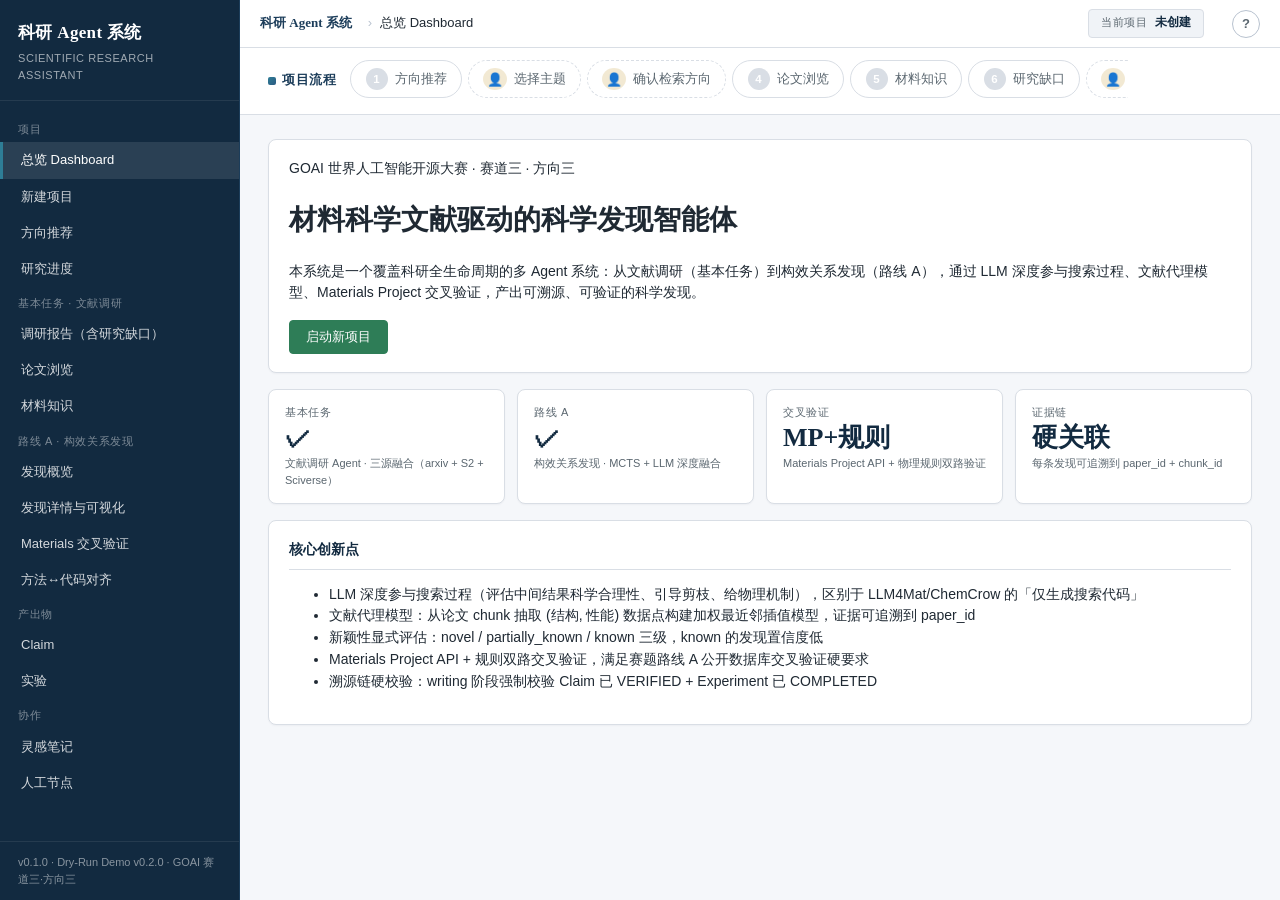
<file: hf-space-deploy/index.html>
<!DOCTYPE html>
<html lang="zh-CN">
<head>
    <meta charset="UTF-8" />
    <meta name="viewport" content="width=device-width, initial-scale=1.0" />
    <title>科研 Agent 系统</title>
    <link rel="stylesheet" href="static/style.css" />
</head>
<body>
<script>
    // 静态托管部署配置：后端 API 地址
    window.SRA_API_BASE = "https://7d498be6-aa0a-4ea3-8ca3-106eb1c73230-00-109g39tj0cu62.sisko.replit.dev";
</script>
<div class="app">
    <!-- 左侧导航 -->
    <aside class="sidebar">
        <div class="sidebar-header">
            <h1 class="sidebar-title">科研 Agent 系统</h1>
            <div class="sidebar-subtitle">Scientific Research Assistant</div>
        </div>
        <nav class="nav" id="nav">
            <div class="nav-section">项目</div>
            <div class="nav-item" data-page="dashboard">
                <span>总览 Dashboard</span>
            </div>
            <div class="nav-item" data-page="create">
                <span>新建项目</span>
            </div>
            <div class="nav-item" data-page="topic-discovery">
                <span>方向推荐</span>
                <span class="nav-badge muted" id="badge-topic-discovery" style="display:none">!</span>
            </div>
            <div class="nav-item" data-page="progress">
                <span>研究进度</span>
                <span class="nav-badge muted" id="badge-progress" style="display:none">0</span>
            </div>
            <div class="nav-section">基本任务 · 文献调研</div>
            <div class="nav-item" data-page="research-report">
                <span>调研报告（含研究缺口）</span>
                <span class="nav-badge muted" id="badge-report-gaps" style="display:none">0</span>
            </div>
            <div class="nav-item" data-page="papers">
                <span>论文浏览</span>
                <span class="nav-badge muted" id="badge-papers" style="display:none">0</span>
            </div>
            <div class="nav-item" data-page="materials">
                <span>材料知识</span>
                <span class="nav-badge muted" id="badge-materials" style="display:none">0</span>
            </div>
            <div class="nav-section">路线 A · 构效关系发现</div>
            <div class="nav-item" data-page="discovery">
                <span>发现概览</span>
                <span class="nav-badge muted" id="badge-discovery" style="display:none">0</span>
            </div>
            <div class="nav-item" data-page="discovery-detail">
                <span>发现详情与可视化</span>
            </div>
            <div class="nav-item" data-page="materials-cv">
                <span>Materials 交叉验证</span>
            </div>
            <div class="nav-item" data-page="method-alignment">
                <span>方法↔代码对齐</span>
            </div>
            <div class="nav-section">产出物</div>
            <div class="nav-item" data-page="claims">
                <span>Claim</span>
                <span class="nav-badge muted" id="badge-claims" style="display:none">0</span>
            </div>
            <div class="nav-item" data-page="experiments">
                <span>实验</span>
                <span class="nav-badge muted" id="badge-experiments" style="display:none">0</span>
            </div>
            <div class="nav-section">协作</div>
            <div class="nav-item" data-page="notes">
                <span>灵感笔记</span>
                <span class="nav-badge muted" id="badge-notes" style="display:none">0</span>
            </div>
            <div class="nav-item" data-page="human">
                <span>人工节点</span>
                <span class="nav-badge" id="badge-human" style="display:none">!</span>
            </div>
        </nav>
        <div class="sidebar-download" id="sidebar-download" style="display:none">
            <div class="sidebar-download-head">
                <span class="sidebar-download-title">📥 快速下载</span>
            </div>
            <select class="sidebar-download-fmt" id="sidebar-download-fmt">
                <option value="md">Markdown (.md)</option>
                <option value="docx">Word (.docx)</option>
                <option value="pdf">PDF (.pdf)</option>
            </select>
            <div class="sidebar-download-list" id="sidebar-download-list"></div>
        </div>
        <div class="sidebar-notes" id="sidebar-notes" style="display:none">
            <div class="sidebar-notes-head">
                <span class="sidebar-notes-title">科研灵感记录</span>
                <span class="sidebar-notes-link" id="sidebar-note-link">全部 →</span>
            </div>
            <textarea class="sidebar-notes-input" id="sidebar-note-input"
                placeholder="随时记录灵感、质疑或下一步方向…（Ctrl+Enter 提交）" rows="3"></textarea>
            <button class="sidebar-notes-btn" id="sidebar-note-save">记录灵感</button>
            <div class="sidebar-notes-list" id="sidebar-notes-list"></div>
        </div>
        <div class="sidebar-footer">
            v0.1.0 · Dry-Run Demo
            v0.2.0 · GOAI 赛道三·方向三
        </div>
    </aside>

    <!-- 主内容区 -->
    <div class="main">
        <header class="topbar">
            <div class="topbar-breadcrumb" id="topbar-breadcrumb">
                <span class="breadcrumb-root" id="breadcrumb-root">科研 Agent 系统</span>
                <span class="breadcrumb-sep">›</span>
                <span class="breadcrumb-current" id="topbar-title">总览 Dashboard</span>
            </div>
            <div class="topbar-spacer"></div>
            <div class="topbar-status" id="topbar-status" style="display:none">
                <span class="topbar-status-dot"></span>
                <span id="topbar-status-text">运行中</span>
            </div>
            <div class="topbar-project" id="topbar-project">
                <span class="topbar-project-label">当前项目</span>
                <strong id="current-project-id">未创建</strong>
            </div>
            <button class="topbar-help" id="topbar-help" title="查看快捷键与帮助">?</button>
        </header>
        <!-- 流程导航条：独立容器，不被页面内容 clear 影响（灵感笔记页隐藏） -->
        <div class="flow-nav-host" id="flow-nav-host"></div>
        <main class="content" id="content">
            <!-- 由 app.js 渲染 -->
            <div class="loading">加载中…</div>
        </main>
    </div>
</div>

<!-- 全局 loading 遮罩 -->
<div class="loading-overlay" id="loading-overlay" style="display:none">
    <div class="loading-overlay-content">
        <div class="loading-spinner"></div>
        <div class="loading-overlay-text" id="loading-overlay-text">处理中…</div>
    </div>
</div>

<!-- 快捷键与帮助面板 -->
<div class="help-panel" id="help-panel" style="display:none">
    <div class="help-panel-content">
        <div class="help-panel-head">
            <h3>快捷键与使用提示</h3>
            <button class="help-panel-close" id="help-panel-close">×</button>
        </div>
        <div class="help-panel-body">
            <div class="help-section">
                <div class="help-section-title">键盘快捷键</div>
                <div class="help-row"><kbd>1</kbd> - <span>总览 Dashboard</span></div>
                <div class="help-row"><kbd>2</kbd> - <span>新建项目</span></div>
                <div class="help-row"><kbd>3</kbd> - <span>研究进度</span></div>
                <div class="help-row"><kbd>4</kbd> - <span>调研报告</span></div>
                <div class="help-row"><kbd>5</kbd> - <span>论文浏览</span></div>
                <div class="help-row"><kbd>6</kbd> - <span>发现概览</span></div>
                <div class="help-row"><kbd>7</kbd> - <span>Claim 列表</span></div>
                <div class="help-row"><kbd>8</kbd> - <span>实验列表</span></div>
                <div class="help-row"><kbd>?</kbd> / <kbd>F1</kbd> - <span>打开本帮助</span></div>
                <div class="help-row"><kbd>Esc</kbd> - <span>关闭弹窗</span></div>
                <div class="help-row"><kbd>Ctrl</kbd>+<kbd>Enter</kbd> - <span>提交灵感笔记/表单</span></div>
            </div>
            <div class="help-section">
                <div class="help-section-title">使用流程</div>
                <div class="help-flow">
                    <span class="help-flow-step">1. 新建项目</span>
                    <span class="help-flow-arrow">→</span>
                    <span class="help-flow-step">2. 等待运行</span>
                    <span class="help-flow-arrow">→</span>
                    <span class="help-flow-step">3. 处理人工节点</span>
                    <span class="help-flow-arrow">→</span>
                    <span class="help-flow-step">4. 查看产出</span>
                </div>
            </div>
            <div class="help-section">
                <div class="help-section-title">产物下载</div>
                <p class="help-note">每个页面顶部「下载产出」支持 Markdown / Word / PDF 三种格式。</p>
            </div>
        </div>
    </div>
</div>

<div class="toast" id="toast"></div>

<script src="static/app.js"></script>
</body>
</html>
</file>
<file: hf-space-deploy/static/style.css>
/* 科研 Agent 系统前端样式 —— 学术风格，深蓝/灰白主色 */

:root {
    --color-bg: #f5f7fa;
    --color-surface: #ffffff;
    --color-surface-alt: #f0f3f7;
    --color-border: #d9dee5;
    --color-border-strong: #b8c2cf;

    --color-primary: #1c3d5a;       /* 深蓝 */
    --color-primary-dark: #122a40;
    --color-primary-light: #2c5a82;
    --color-accent: #2e7d96;        /* 强调色 */
    --color-accent-soft: #e3eef2;

    --color-text: #1f2933;
    --color-text-muted: #5b6770;
    --color-text-inverse: #ffffff;

    --color-success: #2e7d57;
    --color-warning: #b8860b;
    --color-danger: #a83232;
    --color-info: #2c5a82;

    --status-success-bg: #e6f4ec;
    --status-warning-bg: #fbf3dc;
    --status-danger-bg: #f6e3e3;
    --status-info-bg: #e3eef2;
    --status-neutral-bg: #eef1f5;

    --shadow-sm: 0 1px 2px rgba(15, 30, 50, 0.04);
    --shadow-md: 0 2px 8px rgba(15, 30, 50, 0.08);

    --radius: 4px;
    --radius-lg: 8px;

    --font-sans: "Helvetica Neue", "Segoe UI", "Microsoft YaHei", Arial, sans-serif;
    --font-serif: Georgia, "Times New Roman", "Songti SC", serif;
    --font-mono: "SFMono-Regular", Consolas, "Liberation Mono", Menlo, monospace;
}

* {
    box-sizing: border-box;
}

html, body {
    margin: 0;
    padding: 0;
    height: 100%;
}

body {
    font-family: var(--font-sans);
    font-size: 14px;
    line-height: 1.55;
    color: var(--color-text);
    background: var(--color-bg);
    -webkit-font-smoothing: antialiased;
}

/* ===== 整体布局 ===== */

.app {
    display: flex;
    min-height: 100vh;
}

.sidebar {
    width: 240px;
    flex-shrink: 0;
    background: var(--color-primary-dark);
    color: var(--color-text-inverse);
    display: flex;
    flex-direction: column;
    border-right: 1px solid var(--color-primary);
}

.sidebar-header {
    padding: 20px 18px 16px;
    border-bottom: 1px solid rgba(255, 255, 255, 0.08);
}

.sidebar-title {
    font-family: var(--font-serif);
    font-size: 17px;
    font-weight: 600;
    letter-spacing: 0.02em;
    margin: 0 0 4px;
}

.sidebar-subtitle {
    font-size: 11px;
    color: rgba(255, 255, 255, 0.6);
    letter-spacing: 0.05em;
    text-transform: uppercase;
}

.nav {
    flex: 1;
    padding: 12px 0;
    overflow-y: auto;
}

.nav-section {
    padding: 8px 18px 4px;
    font-size: 11px;
    color: rgba(255, 255, 255, 0.45);
    text-transform: uppercase;
    letter-spacing: 0.06em;
}

.nav-item {
    display: flex;
    align-items: center;
    padding: 8px 18px;
    color: rgba(255, 255, 255, 0.82);
    cursor: pointer;
    border-left: 3px solid transparent;
    font-size: 13px;
    user-select: none;
    transition: background 0.12s, color 0.12s;
}

.nav-item:hover {
    background: rgba(255, 255, 255, 0.06);
    color: #ffffff;
}

.nav-item.active {
    background: rgba(255, 255, 255, 0.10);
    border-left-color: var(--color-accent);
    color: #ffffff;
    font-weight: 500;
}

.nav-item .nav-badge {
    margin-left: auto;
    background: var(--color-accent);
    color: #fff;
    font-size: 11px;
    padding: 1px 6px;
    border-radius: 10px;
    font-weight: 600;
}

.nav-item .nav-badge.muted {
    background: rgba(255, 255, 255, 0.18);
}

.sidebar-footer {
    padding: 12px 18px;
    border-top: 1px solid rgba(255, 255, 255, 0.08);
    font-size: 11px;
    color: rgba(255, 255, 255, 0.5);
}

/* ===== 主内容区 ===== */

.main {
    flex: 1;
    display: flex;
    flex-direction: column;
    min-width: 0;
}

.topbar {
    height: 48px;
    background: var(--color-surface);
    border-bottom: 1px solid var(--color-border);
    display: flex;
    align-items: center;
    padding: 0 20px;
    gap: 16px;
}

.topbar-title {
    font-size: 14px;
    font-weight: 600;
    color: var(--color-text);
}

.topbar-spacer {
    flex: 1;
}

.topbar-project {
    font-size: 12px;
    color: var(--color-text-muted);
    font-family: var(--font-mono);
}

.topbar-project strong {
    color: var(--color-text);
    font-weight: 600;
    /* 项目 ID 长串保护：最大宽度 + 省略号，避免把 topbar 撑高 */
    max-width: 220px;
    overflow: hidden;
    text-overflow: ellipsis;
    white-space: nowrap;
    display: inline-block;
    vertical-align: middle;
}
.topbar-project {
    flex-shrink: 0;
    max-width: 280px;
    overflow: hidden;
}
.topbar-status {
    flex-shrink: 0;
}

.content {
    flex: 1;
    padding: 24px 28px 48px;
    overflow-y: auto;
    max-width: 1200px;
    width: 100%;
}

/* ===== 通用组件 ===== */

/* 流程导航条（按项目真实运行顺序，横向滚动） */
/* 独立容器：位于 topbar 与 content 之间，不被页面内容 clear 影响 */
.flow-nav-host {
    background: var(--color-surface);
    border-bottom: 1px solid var(--color-border);
    padding: 8px 28px;
}
.flow-nav {
    display: flex;
    align-items: center;
    gap: 12px;
    max-width: 860px;   /* 收窄：靠左布局，一屏显示更少步骤，流程更聚焦 */
    width: 100%;
    margin: 0 auto 0 0;  /* 靠左（对齐侧边栏右侧边缘） */
}
.flow-nav-title {
    font-size: 12.5px;
    font-weight: 700;
    color: var(--color-primary);
    white-space: nowrap;
    flex-shrink: 0;
    letter-spacing: 0.5px;
    display: inline-flex;
    align-items: center;
    gap: 6px;
}
.flow-nav-title::before {
    content: "";
    width: 8px;
    height: 8px;
    border-radius: 2px;
    background: linear-gradient(135deg, var(--color-accent), var(--color-primary-light));
}
/* 步骤容器：横向滚动，一屏约 5-6 个（步骤更宽更清晰） */
.flow-steps {
    display: flex;
    align-items: stretch;
    gap: 6px;
    flex: 1;
    overflow-x: auto;
    scroll-behavior: smooth;
    padding: 4px 2px 8px;
    scrollbar-width: thin;
    scrollbar-color: var(--color-border-strong) transparent;
}
.flow-steps::-webkit-scrollbar {
    height: 5px;
}
.flow-steps::-webkit-scrollbar-track {
    background: transparent;
}
.flow-steps::-webkit-scrollbar-thumb {
    background: var(--color-border-strong);
    border-radius: 3px;
}
.flow-step {
    display: inline-flex;
    align-items: center;
    gap: 7px;
    padding: 7px 14px;
    border-radius: 20px;
    border: 1.5px solid var(--color-border);
    background: var(--color-surface);
    color: var(--color-text-muted);
    font-size: 13px;
    cursor: pointer;
    transition: background 0.18s, color 0.18s, border-color 0.18s, transform 0.18s, box-shadow 0.18s;
    white-space: nowrap;
    flex-shrink: 0;
    user-select: none;
    min-width: 112px;  /* 步骤加宽：一屏约 5-6 个，流程更清晰 */
    justify-content: center;
}
.flow-step:hover {
    background: var(--color-surface-alt);
    border-color: var(--color-border-strong);
    color: var(--color-primary);
    transform: translateY(-2px);
    box-shadow: var(--shadow-sm);
}
/* 当前步骤：深色填充 + 上浮 + 阴影，最醒目 */
.flow-step.active {
    background: linear-gradient(135deg, var(--color-accent), var(--color-primary-light));
    border-color: transparent;
    color: var(--color-text-inverse);
    font-weight: 700;
    transform: translateY(-2px);
    box-shadow: 0 4px 12px rgba(46, 125, 150, 0.35);
}
.flow-step.active::after {
    content: "当前";
    font-size: 10px;
    font-weight: 600;
    background: rgba(255, 255, 255, 0.22);
    border-radius: 8px;
    padding: 1px 6px;
    letter-spacing: 0.5px;
}
/* 已完成：绿色勾 + 浅绿底 */
.flow-step.done {
    color: var(--color-success);
    border-color: #bfe3cd;
    background: var(--status-success-bg, #e6f4ec);
}
/* 被跳过（未走方向推荐）：灰色淡化 + 删除线语义 */
.flow-step.skipped {
    color: var(--color-text-muted);
    opacity: 0.55;
    border-style: dashed;
    border-color: var(--color-border);
    background: var(--color-surface-alt);
    cursor: default;
}
.flow-step.skipped:hover {
    transform: none;
    box-shadow: none;
}
/* 人工确认节点：琥珀色描边 + 人形徽标，无论状态都保留标识 */
.flow-step.human {
    border-style: dashed;
}
.flow-step.human.active {
    border-style: solid;
    background: linear-gradient(135deg, var(--color-warning), #d89a1e);
    border-color: transparent;
    color: var(--color-text-inverse);
    box-shadow: 0 4px 12px rgba(184, 134, 11, 0.35);
}
.flow-step.human.active::after {
    content: "待你确认";
    background: rgba(255, 255, 255, 0.22);
}
.flow-step-num {
    display: inline-flex;
    align-items: center;
    justify-content: center;
    min-width: 22px;
    height: 22px;
    border-radius: 50%;
    background: var(--color-border);
    color: var(--color-text-inverse);
    font-size: 11.5px;
    font-weight: 700;
    padding: 0 4px;
    flex-shrink: 0;
    transition: background 0.18s;
}
.flow-step.active .flow-step-num {
    background: rgba(255, 255, 255, 0.25);
}
.flow-step.done .flow-step-num {
    background: var(--color-success);
}
.flow-step.human .flow-step-num {
    background: rgba(184, 134, 11, 0.18);
    font-size: 13px;
}
.flow-step.human.done .flow-step-num {
    background: var(--color-success);
}
.flow-step-label {
    line-height: 1.2;
}
/* 当前步骤脉冲动画（进行中指示） */
@keyframes flowPulse {
    0%, 100% { box-shadow: 0 4px 12px rgba(46, 125, 150, 0.35); }
    50% { box-shadow: 0 4px 18px rgba(46, 125, 150, 0.55); }
}
.flow-step.active {
    animation: flowPulse 2s ease-in-out infinite;
}
.flow-step.human.active {
    animation: flowPulse 2s ease-in-out infinite;
}
@media (prefers-reduced-motion: reduce) {
    .flow-step.active, .flow-step.human.active {
        animation: none;
    }
}

/* ===== 方向推荐：卡片与维度对比表 ===== */

/* 方向推荐卡片：可点击选中 */
.rec-card {
    cursor: pointer;
    transition: outline 0.15s ease, background 0.15s ease;
}
.rec-card:hover {
    outline: 1px solid var(--color-accent, #2f80ed);
}
.rec-card.rec-selected {
    outline: 2px solid var(--color-accent, #2f80ed);
    background: var(--status-info-bg, #eaf2fd);
}
.rec-tags {
    display: flex;
    gap: 6px;
    flex-wrap: wrap;
    margin-top: 8px;
}
.rec-hint {
    opacity: 0.75;
}

/* 推荐卡片内：热门度条形 */
.rec-popbar {
    display: flex;
    align-items: center;
    gap: 8px;
    margin: 8px 0 2px;
}
.rec-popbar-label {
    font-size: 12px;
    color: var(--color-text-muted);
    flex-shrink: 0;
}
.rec-popbar-track {
    flex: 1;
    height: 8px;
    border-radius: 4px;
    background: var(--color-border, #eceef1);
    overflow: hidden;
}
.rec-popbar-fill {
    display: block;
    height: 100%;
    border-radius: 4px;
    background: linear-gradient(90deg, #2f80ed, #6ea8f5);
}
.rec-popbar-val {
    font-size: 12px;
    font-weight: 600;
    font-variant-numeric: tabular-nums;
    min-width: 30px;
    text-align: right;
    color: var(--color-primary-dark);
}

/* ===== 方向推荐：维度对比总览表（纯展示，不参与排序/选择） ===== */
.rec-compare {
    margin: 12px 0 4px;
    border: 1px solid var(--color-border);
    border-radius: var(--radius-lg);
    overflow: hidden;
    font-size: 12px;
}
.rec-compare-row {
    display: grid;
    grid-template-columns: 26px 1.5fr 0.9fr 0.7fr 0.7fr 0.7fr 0.9fr;
    gap: 8px;
    align-items: center;
    padding: 6px 12px;
    border-bottom: 1px solid var(--color-border);
}
.rec-compare-row:last-child {
    border-bottom: none;
}
.rec-compare-head {
    font-weight: 600;
    background: var(--color-surface-alt, #f5f6f8);
    color: var(--color-primary-dark);
}
.rec-compare .c-idx { color: var(--color-text-muted); }
.rec-compare .c-topic { overflow: hidden; text-overflow: ellipsis; white-space: nowrap; }
.rec-compare .c-dim { text-align: center; }
.rec-compare .c-dim-col { color: var(--color-text-muted); }
.pop-cell { display: flex; align-items: center; gap: 6px; justify-content: center; }
.pop-bar {
    width: 44px;
    height: 8px;
    border-radius: 4px;
    background: var(--color-border, #eceef1);
    overflow: hidden;
    flex-shrink: 0;
}
.pop-fill {
    display: block;
    height: 100%;
    border-radius: 4px;
    background: #2f80ed;
}
.pop-val { font-variant-numeric: tabular-nums; min-width: 20px; text-align: left; }
.dim-dot {
    display: inline-block;
    width: 8px;
    height: 8px;
    border-radius: 50%;
    margin-right: 4px;
    vertical-align: middle;
}
.dim-high { color: var(--color-success, #1a7f37); }
.dim-med  { color: var(--color-warning, #b7791f); }
.dim-low  { color: var(--color-danger, #cf222e); }
.dim-high .dim-dot { background: #1a7f37; }
.dim-med  .dim-dot { background: #b7791f; }
.dim-low  .dim-dot { background: #cf222e; }

/* 未入库论文：筛选/去重统计行 */
.filter-stat-row {
    display: flex;
    gap: 8px;
    flex-wrap: wrap;
    margin-top: 10px;
}

/* ===== 论文筛选工具栏 ===== */
.paper-filter-bar {
    margin-bottom: 16px;
    padding: 12px 14px;
}
.paper-filter-row {
    display: flex;
    align-items: center;
    gap: 8px;
    flex-wrap: wrap;
}
.paper-filter-label {
    font-size: 12px;
    color: var(--color-muted, #666);
    white-space: nowrap;
}
.paper-filter-sep {
    color: var(--color-muted, #666);
    flex: 0 0 auto;
}
.paper-filter-q {
    flex: 1 1 240px;
    min-width: 200px;
    max-width: 340px;
}
.paper-filter-year {
    width: 86px;
    flex: 0 0 86px;
}
.paper-filter-select {
    width: auto;
    min-width: 150px;
    max-width: 220px;
    flex: 0 1 auto;
}
.paper-filter-count {
    font-size: 12px;
    color: var(--color-muted, #666);
    white-space: nowrap;
    margin-left: 8px;
}
.paper-filter-if {
    flex: 0 0 80px;
    text-align: center;
}
.paper-filter-check-wrap {
    display: flex;
    align-items: center;
    gap: 4px;
    white-space: nowrap;
}
.paper-filter-checkbox {
    width: 14px;
    height: 14px;
    cursor: pointer;
    accent-color: var(--color-primary, #2563eb);
}
.paper-filter-check-label {
    font-size: 12px;
    color: var(--color-text-secondary, #555);
    cursor: pointer;
    user-select: none;
}

/* 期刊影响因子徽章 */
.badge-if-high {
    background: #d4edda;
    color: #155724;
    border: 1px solid #c3e6cb;
    font-weight: 700;
}
.badge-if-mid {
    background: #fff3cd;
    color: #856404;
    border: 1px solid #ffeaa7;
    font-weight: 600;
}
.badge-if-low {
    background: #e8eaf6;
    color: #3949ab;
    border: 1px solid #c5cae9;
}

/* 中科院分区标签 */
.badge-cas-1 {
    background: #fde2e2;
    color: #c0392b;
    border: 1px solid #f5b7b1;
    font-weight: 700;
}
.badge-cas-2 {
    background: #fef3e2;
    color: #e67e22;
    border: 1px solid #fad7a0;
    font-weight: 600;
}
.badge-cas-low {
    background: #eef2f7;
    color: #5d6d7e;
    border: 1px solid #d5dbdb;
}

/* PDF 一键下载按钮 */
.btn-pdf-download {
    display: inline-flex;
    align-items: center;
    gap: 2px;
    padding: 2px 10px;
    font-size: 12px;
    font-weight: 600;
    color: #fff;
    background: #e74c3c;
    border: 1px solid #c0392b;
    border-radius: 4px;
    text-decoration: none;
    cursor: pointer;
    white-space: nowrap;
    transition: background 0.15s;
}
.btn-pdf-download:hover {
    background: #c0392b;
    text-decoration: none;
}

/* 仅 doi.org 兜底（付费墙）提示徽章 */
.badge-pdf-locked {
    background: #fff3cd;
    color: #856404;
    border: 1px solid #ffeaa7;
    font-weight: 600;
    cursor: help;
}

/* 检索范围配置表单（人工节点页） */
.search-prefs-box {
    background: var(--color-bg-soft, #f6f8fa);
    border: 1px solid var(--color-border, #d0d7de);
    border-radius: 8px;
    padding: 12px;
}
.search-prefs-box .paper-filter-row {
    margin-top: 4px;
}

/* 调研报告卡片标题内的跳转按钮 */
.card-title-link {
    margin-left: 8px;
}

.page-header {
    margin-bottom: 20px;
}

.page-title {
    font-family: var(--font-serif);
    font-size: 22px;
    font-weight: 600;
    color: var(--color-primary-dark);
    margin: 0 0 4px;
}

.page-desc {
    color: var(--color-text-muted);
    font-size: 13px;
    margin: 0;
}

.card {
    background: var(--color-surface);
    border: 1px solid var(--color-border);
    border-radius: var(--radius-lg);
    padding: 18px 20px;
    margin-bottom: 16px;
    box-shadow: var(--shadow-sm);
}

.card-title {
    font-size: 14px;
    font-weight: 600;
    color: var(--color-primary-dark);
    margin: 0 0 12px;
    padding-bottom: 8px;
    border-bottom: 1px solid var(--color-border);
}

.field {
    margin-bottom: 14px;
}

.field-label {
    display: block;
    font-size: 12px;
    color: var(--color-text-muted);
    margin-bottom: 6px;
    font-weight: 500;
}

.input, .textarea, .select {
    width: 100%;
    padding: 8px 10px;
    border: 1px solid var(--color-border-strong);
    border-radius: var(--radius);
    font-size: 13px;
    font-family: var(--font-sans);
    background: #fff;
    color: var(--color-text);
    transition: border 0.12s, box-shadow 0.12s;
}

.input:focus, .textarea:focus, .select:focus {
    outline: none;
    border-color: var(--color-primary-light);
    box-shadow: 0 0 0 3px rgba(44, 90, 130, 0.12);
}

.textarea {
    min-height: 96px;
    resize: vertical;
    font-family: var(--font-sans);
    line-height: 1.55;
}

.btn {
    display: inline-flex;
    align-items: center;
    gap: 6px;
    padding: 7px 16px;
    border: 1px solid var(--color-primary);
    border-radius: var(--radius);
    background: var(--color-primary);
    color: #fff;
    font-size: 13px;
    font-weight: 500;
    cursor: pointer;
    transition: background 0.12s, border 0.12s, opacity 0.12s;
    font-family: var(--font-sans);
}

.btn:hover {
    background: var(--color-primary-light);
    border-color: var(--color-primary-light);
}

.btn:disabled {
    opacity: 0.5;
    cursor: not-allowed;
}

.btn-secondary {
    background: #fff;
    color: var(--color-primary-dark);
}

.btn-secondary:hover {
    background: var(--color-surface-alt);
}

.btn-danger {
    background: var(--color-danger);
    border-color: var(--color-danger);
}

.btn-danger:hover {
    background: #8a2828;
    border-color: #8a2828;
}

.btn-success {
    background: var(--color-success);
    border-color: var(--color-success);
}

.btn-success:hover {
    background: #256547;
    border-color: #256547;
}

.btn-accent {
    background: var(--color-accent);
    border-color: var(--color-accent);
}

.btn-accent:hover {
    background: #246a80;
    border-color: #246a80;
}

.btn-warning {
    background: var(--color-warning);
    border-color: var(--color-warning);
    color: #fff;
}

.btn-warning:hover {
    opacity: 0.88;
}

.btn-sm {
    padding: 4px 10px;
    font-size: 12px;
}

.btn-row {
    display: flex;
    gap: 8px;
    flex-wrap: wrap;
}

/* ===== 状态徽章 ===== */

.badge {
    display: inline-block;
    padding: 2px 8px;
    font-size: 11px;
    font-weight: 600;
    border-radius: 10px;
    text-transform: uppercase;
    letter-spacing: 0.04em;
    border: 1px solid transparent;
}

.badge-success { background: var(--status-success-bg); color: var(--color-success); border-color: #c5e3d2; }
.badge-warning { background: var(--status-warning-bg); color: var(--color-warning); border-color: #ecd9a6; }
.badge-danger  { background: var(--status-danger-bg); color: var(--color-danger); border-color: #e4c1c1; }
.badge-info    { background: var(--status-info-bg); color: var(--color-info); border-color: #c1d4e0; }
.badge-neutral { background: var(--status-neutral-bg); color: var(--color-text-muted); border-color: var(--color-border); }
.badge-accent  { background: rgba(47, 128, 237, 0.10); color: var(--color-primary-dark, #1c5fb3); border-color: var(--color-primary-light, #6ea8f5); font-weight: 600; }

.badge-stage {
    font-family: var(--font-mono);
    text-transform: lowercase;
    letter-spacing: 0;
}

/* ===== 状态指示器 ===== */

.status-banner {
    padding: 12px 16px;
    border-radius: var(--radius);
    margin-bottom: 16px;
    border: 1px solid;
    font-size: 13px;
    display: flex;
    align-items: center;
    gap: 10px;
}

.status-banner.info    { background: var(--status-info-bg); border-color: #c1d4e0; color: var(--color-info); }
.status-banner.success { background: var(--status-success-bg); border-color: #c5e3d2; color: var(--color-success); }
.status-banner.warning { background: var(--status-warning-bg); border-color: #ecd9a6; color: var(--color-warning); }
.status-banner.danger  { background: var(--status-danger-bg); border-color: #e4c1c1; color: var(--color-danger); }

.status-banner .status-dot {
    width: 8px;
    height: 8px;
    border-radius: 50%;
    background: currentColor;
    animation: pulse 1.6s ease-in-out infinite;
}

@keyframes pulse {
    0%, 100% { opacity: 1; }
    50% { opacity: 0.4; }
}

/* ===== 阶段进度条 ===== */

.stage-progress {
    display: flex;
    align-items: center;
    margin: 8px 0 20px;
    gap: 0;
}

.stage-step {
    flex: 1;
    text-align: center;
    position: relative;
    font-size: 12px;
    color: var(--color-text-muted);
    padding-top: 26px;
}

.stage-step::before {
    content: "";
    position: absolute;
    top: 8px;
    left: 50%;
    width: 14px;
    height: 14px;
    border-radius: 50%;
    background: #fff;
    border: 2px solid var(--color-border-strong);
    transform: translateX(-50%);
    z-index: 2;
}

.stage-step::after {
    content: "";
    position: absolute;
    top: 14px;
    left: 50%;
    width: 100%;
    height: 2px;
    background: var(--color-border-strong);
    z-index: 1;
}

.stage-step:last-child::after {
    display: none;
}

.stage-step.done::before {
    background: var(--color-success);
    border-color: var(--color-success);
}

.stage-step.done::after {
    background: var(--color-success);
}

.stage-step.active::before {
    background: var(--color-accent);
    border-color: var(--color-accent);
    box-shadow: 0 0 0 4px var(--color-accent-soft);
}

.stage-step.active {
    color: var(--color-primary-dark);
    font-weight: 600;
}

.stage-step .stage-name {
    font-family: var(--font-serif);
}

.stage-step .stage-status {
    font-size: 10px;
    color: var(--color-text-muted);
    text-transform: uppercase;
    letter-spacing: 0.04em;
}

/* ===== 时间线 ===== */

.timeline {
    position: relative;
    padding-left: 24px;
}

.timeline::before {
    content: "";
    position: absolute;
    left: 7px;
    top: 4px;
    bottom: 4px;
    width: 2px;
    background: var(--color-border);
}

.timeline-item {
    position: relative;
    padding-bottom: 16px;
}

.timeline-item::before {
    content: "";
    position: absolute;
    left: -21px;
    top: 4px;
    width: 12px;
    height: 12px;
    border-radius: 50%;
    background: #fff;
    border: 2px solid var(--color-border-strong);
}

.timeline-item.success::before { background: var(--color-success); border-color: var(--color-success); }
.timeline-item.failed::before { background: var(--color-danger); border-color: var(--color-danger); }
.timeline-item.pending::before { background: var(--color-warning); border-color: var(--color-warning); }
.timeline-item.skipped::before { background: var(--color-border-strong); }

.timeline-head {
    display: flex;
    align-items: center;
    gap: 8px;
    margin-bottom: 2px;
    flex-wrap: wrap;
}

.timeline-node-id {
    font-family: var(--font-mono);
    font-size: 12px;
    font-weight: 600;
    color: var(--color-primary-dark);
}

.timeline-node-type {
    font-size: 10px;
    color: var(--color-text-muted);
    text-transform: uppercase;
    letter-spacing: 0.04em;
}

.timeline-time {
    margin-left: auto;
    font-size: 11px;
    color: var(--color-text-muted);
    font-family: var(--font-mono);
}

.timeline-summary {
    font-size: 13px;
    color: var(--color-text);
    margin: 0;
}

/* ===== 计数卡片 ===== */

.counts-grid {
    display: grid;
    grid-template-columns: repeat(4, 1fr);
    gap: 12px;
    margin-bottom: 16px;
}

.count-card {
    background: var(--color-surface);
    border: 1px solid var(--color-border);
    border-radius: var(--radius-lg);
    padding: 14px 16px;
    box-shadow: var(--shadow-sm);
}

.count-card .count-label {
    font-size: 11px;
    color: var(--color-text-muted);
    text-transform: uppercase;
    letter-spacing: 0.06em;
    margin-bottom: 4px;
}

.count-card .count-value {
    font-family: var(--font-serif);
    font-size: 26px;
    font-weight: 600;
    color: var(--color-primary-dark);
    line-height: 1;
}

.count-card .count-extra {
    font-size: 11px;
    color: var(--color-text-muted);
    margin-top: 4px;
}

/* ===== 赛题对齐进度（Dashboard） ===== */
.alignment-grid {
    display: grid;
    grid-template-columns: repeat(auto-fit, minmax(260px, 1fr));
    gap: 14px;
    margin-top: 6px;
}
.alignment-item {
    background: var(--color-surface);
    border: 1px solid var(--color-border);
    border-radius: var(--radius-lg);
    padding: 14px 16px;
    display: flex;
    flex-direction: column;
    gap: 8px;
    box-shadow: var(--shadow-sm);
    transition: border-color 0.15s, box-shadow 0.15s;
    min-width: 0;
}
.alignment-item:hover {
    border-color: var(--color-border-strong);
    box-shadow: var(--shadow-md);
}
.alignment-item.done {
    border-left: 3px solid var(--color-success);
}
.alignment-item.pending {
    border-left: 3px solid var(--color-border-strong);
}
.alignment-head {
    display: flex;
    align-items: center;
    justify-content: space-between;
    gap: 8px;
    flex-wrap: wrap;
}
.alignment-tag {
    font-size: 11px;
    font-weight: 700;
    text-transform: uppercase;
    letter-spacing: 0.06em;
    color: var(--color-primary);
    background: var(--color-accent-soft);
    padding: 2px 8px;
    border-radius: 10px;
}
.alignment-tag.tag-route-a {
    color: var(--color-warning);
    background: var(--status-warning-bg);
}
.alignment-tag.tag-cv {
    color: var(--color-info);
    background: var(--status-info-bg);
}
.alignment-status {
    font-size: 11px;
    font-weight: 600;
    padding: 2px 10px;
    border-radius: 10px;
    white-space: nowrap;
}
.alignment-status.ok {
    color: var(--color-success);
    background: var(--status-success-bg);
}
.alignment-status.pending {
    color: var(--color-text-muted);
    background: var(--status-neutral-bg);
}
.alignment-title {
    font-size: 14px;
    font-weight: 600;
    color: var(--color-text);
    line-height: 1.4;
}
.alignment-meta {
    font-size: 12px;
    color: var(--color-text-muted);
    line-height: 1.7;
    word-break: break-word;
    overflow-wrap: anywhere;
}
.alignment-meta strong {
    color: var(--color-primary-dark);
    font-weight: 600;
    font-family: var(--font-mono);
    font-size: 12.5px;
}
.alignment-metric-row {
    display: flex;
    justify-content: space-between;
    align-items: baseline;
    padding: 3px 0;
    border-bottom: 1px dashed var(--color-border);
    gap: 8px;
}
.alignment-metric-row:last-child {
    border-bottom: none;
}
.alignment-metric-label {
    color: var(--color-text-muted);
    font-size: 12px;
}
.alignment-metric-value {
    color: var(--color-primary-dark);
    font-weight: 600;
    font-family: var(--font-mono);
    font-size: 13px;
    text-align: right;
    word-break: break-word;
    max-width: 60%;
}

/* ===== 列表 ===== */

.list {
    display: flex;
    flex-direction: column;
    gap: 8px;
}

.list-item {
    background: var(--color-surface);
    border: 1px solid var(--color-border);
    border-radius: var(--radius);
    padding: 12px 14px;
    cursor: pointer;
    transition: border 0.12s, box-shadow 0.12s;
}

.list-item:hover {
    border-color: var(--color-primary-light);
    box-shadow: var(--shadow-md);
}

/* ===== 未入库论文候选 ===== */
.unlinked-entry {
    display: flex;
    align-items: center;
    justify-content: space-between;
    cursor: pointer;
    padding: 14px 16px;
    border: 1px dashed var(--color-primary-light);
    background: linear-gradient(90deg, rgba(74, 158, 255, 0.06), transparent);
    transition: box-shadow 0.15s;
}
.unlinked-entry:hover {
    box-shadow: var(--shadow-md);
}
.unlinked-entry-main {
    display: flex;
    flex-direction: column;
    gap: 4px;
}
.unlinked-entry-title {
    font-size: 14px;
    font-weight: 600;
    color: var(--color-primary);
}
.unlinked-entry-desc {
    font-size: 12px;
    color: var(--color-muted);
}
.unlinked-entry-arrow {
    font-size: 13px;
    color: var(--color-primary);
    flex-shrink: 0;
    margin-left: 12px;
}
.unlinked-item .list-item-head {
    cursor: pointer;
}
.unlinked-snippet {
    font-size: 12px;
    color: var(--color-text-muted);
    line-height: 1.6;
    margin: 8px 12px 0;
    border-left: 3px solid var(--color-border);
    padding-left: 10px;
}
.unlinked-actions {
    display: flex;
    align-items: center;
    justify-content: space-between;
    gap: 8px;
    padding: 8px 12px 10px;
}
.unlinked-subq {
    font-size: 11px;
    color: var(--color-muted);
    overflow: hidden;
    text-overflow: ellipsis;
    white-space: nowrap;
    flex: 1;
}
.unlinked-body {
    padding: 0 12px 12px;
    border-top: 1px dashed var(--color-border);
    margin: 0 8px 8px;
    padding-top: 8px;
}
.unlinked-body dl {
    margin: 0;
}
.unlinked-body dt {
    font-size: 11px;
    color: var(--color-muted);
    margin-top: 6px;
}
.unlinked-body dd {
    font-size: 12px;
    color: var(--color-text);
    margin: 2px 0 0;
    line-height: 1.6;
}

/* ===== 未入库论文：量化标准说明卡片 + 原因徽章 ===== */
.filter-note-card {
    border-left: 3px solid var(--color-warning, #f5a623);
    margin-bottom: 12px;
}
.filter-note-title {
    font-size: 13px;
    font-weight: 600;
    color: var(--color-text);
    margin-bottom: 6px;
}
.filter-note-body {
    font-size: 12px;
    color: var(--color-text-muted);
    line-height: 1.7;
    margin-top: 4px;
}
.reason-badge {
    font-size: 11px;
    font-weight: 600;
    flex-shrink: 0;
}
.reason-score {
    color: var(--color-warning, #f5a623);
    border: 1px solid var(--color-warning, #f5a623);
}
.reason-dedup {
    color: var(--color-info, #4a9eff);
    border: 1px solid var(--color-info, #4a9eff);
}

/* ===== 假设可验证性评分卡片 ===== */
.card-desc {
    font-size: 12px;
    color: var(--color-muted);
    margin: 4px 0 12px;
    line-height: 1.6;
}
.list-item.hy-item {
    cursor: default;
}
.hy-item:hover {
    border-color: var(--color-border);
    box-shadow: none;
}
.hy-head {
    display: flex;
    align-items: flex-start;
    gap: 12px;
}
.hy-rank {
    flex-shrink: 0;
    font-size: 13px;
    font-weight: 700;
    color: var(--color-primary);
    background: var(--color-primary-weak, rgba(47, 128, 237, 0.1));
    border-radius: 6px;
    padding: 2px 8px;
    margin-top: 2px;
}
.hy-main {
    flex: 1;
    min-width: 0;
}
.hy-text {
    font-size: 14px;
    font-weight: 600;
    line-height: 1.5;
    color: var(--color-text);
}
.hy-meta {
    font-size: 12px;
    color: var(--color-muted);
    margin-top: 3px;
    line-height: 1.5;
}
.hy-rationale {
    font-size: 12px;
    color: var(--color-muted);
    margin-top: 4px;
    line-height: 1.5;
    padding-left: 8px;
    border-left: 2px solid var(--color-border);
}
.hy-overall {
    flex-shrink: 0;
    text-align: center;
    padding: 4px 10px;
    border-radius: 8px;
    background: var(--color-primary-weak, rgba(47, 128, 237, 0.1));
}
.hy-overall-val {
    font-size: 18px;
    font-weight: 700;
    font-variant-numeric: tabular-nums;
    color: var(--color-primary-dark);
    line-height: 1.2;
}
.hy-overall-label {
    font-size: 11px;
    color: var(--color-muted);
    margin-top: 2px;
}
.hy-bars {
    margin-top: 10px;
    padding-top: 10px;
    border-top: 1px dashed var(--color-border);
}
.hy-bars .rec-popbar {
    margin: 4px 0 2px;
}

.list-item.expanded {
    border-color: var(--color-primary-light);
}

.list-item-head {
    display: flex;
    align-items: center;
    gap: 10px;
    flex-wrap: wrap;
}

.list-item-title {
    font-weight: 600;
    color: var(--color-text);
    font-size: 13px;
    flex: 1;
    min-width: 0;
}

.list-item-meta {
    font-size: 11px;
    color: var(--color-text-muted);
    font-family: var(--font-mono);
}

.list-item-body {
    margin-top: 10px;
    padding-top: 10px;
    border-top: 1px dashed var(--color-border);
    font-size: 12px;
    color: var(--color-text);
    line-height: 1.6;
}

.list-item-body dl {
    margin: 0;
    display: grid;
    grid-template-columns: 100px 1fr;
    gap: 4px 12px;
}

.list-item-body dt {
    color: var(--color-text-muted);
    font-size: 11px;
    text-transform: uppercase;
    letter-spacing: 0.04em;
}

.list-item-body dd {
    margin: 0;
    word-break: break-word;
}

.list-empty {
    padding: 24px;
    text-align: center;
    color: var(--color-text-muted);
    font-size: 13px;
    background: var(--color-surface);
    border: 1px dashed var(--color-border);
    border-radius: var(--radius);
}

/* ===== 筛选条 ===== */

.filter-bar {
    display: flex;
    gap: 6px;
    margin-bottom: 14px;
    flex-wrap: wrap;
    align-items: center;
}

.filter-bar .filter-label {
    font-size: 12px;
    color: var(--color-text-muted);
    margin-right: 4px;
}

.filter-chip {
    padding: 3px 10px;
    border: 1px solid var(--color-border-strong);
    background: #fff;
    color: var(--color-text-muted);
    border-radius: 12px;
    cursor: pointer;
    font-size: 12px;
    transition: all 0.12s;
}

.filter-chip:hover {
    border-color: var(--color-primary-light);
    color: var(--color-primary-dark);
}

.filter-chip.active {
    background: var(--color-primary);
    color: #fff;
    border-color: var(--color-primary);
}

/* ===== 笔记 ===== */

.note-item {
    background: var(--color-surface);
    border-left: 3px solid var(--color-accent);
    border: 1px solid var(--color-border);
    border-left: 3px solid var(--color-accent);
    padding: 10px 14px;
    border-radius: var(--radius);
    margin-bottom: 8px;
}

.note-text {
    margin: 0 0 4px;
    font-size: 13px;
    color: var(--color-text);
    white-space: pre-wrap;
    word-break: break-word;
}

.note-time {
    font-size: 11px;
    color: var(--color-text-muted);
    font-family: var(--font-mono);
}

/* ===== 侧边栏灵感笔记小组件 ===== */

.sidebar-notes {
    padding: 12px 14px 14px;
    border-top: 1px solid rgba(255, 255, 255, 0.08);
    background: rgba(0, 0, 0, 0.12);
    max-height: 320px;
    overflow-y: auto;
}

.sidebar-notes-head {
    display: flex;
    align-items: center;
    justify-content: space-between;
    margin-bottom: 8px;
}

.sidebar-notes-title {
    font-size: 11px;
    color: #ffffff;
    text-transform: uppercase;
    letter-spacing: 0.06em;
    font-weight: 600;
}

.sidebar-notes-link {
    font-size: 11px;
    color: var(--color-accent-soft);
    cursor: pointer;
    opacity: 0.8;
    transition: opacity 0.12s;
}

.sidebar-notes-link:hover {
    opacity: 1;
    color: #ffffff;
}

.sidebar-notes-input {
    width: 100%;
    padding: 6px 8px;
    border: 1px solid rgba(255, 255, 255, 0.25);
    border-radius: var(--radius);
    background: rgba(0, 0, 0, 0.18);
    color: #ffffff;
    font-size: 12px;
    font-family: var(--font-sans);
    line-height: 1.5;
    resize: vertical;
    min-height: 56px;
    transition: border 0.12s;
}

.sidebar-notes-input::placeholder {
    color: rgba(255, 255, 255, 0.45);
}

.sidebar-notes-input:focus {
    outline: none;
    border-color: var(--color-accent);
    background: rgba(0, 0, 0, 0.28);
}

.sidebar-notes-btn {
    margin-top: 6px;
    width: 100%;
    padding: 6px 10px;
    border: 1px solid var(--color-accent);
    border-radius: var(--radius);
    background: var(--color-accent);
    color: #fff;
    font-size: 12px;
    font-weight: 500;
    cursor: pointer;
    transition: background 0.12s;
    font-family: var(--font-sans);
}

.sidebar-notes-btn:hover {
    background: #246a80;
    border-color: #246a80;
}

.sidebar-notes-list {
    margin-top: 10px;
    display: flex;
    flex-direction: column;
    gap: 6px;
}

.sidebar-note-item {
    background: rgba(255, 255, 255, 0.06);
    border-left: 2px solid var(--color-accent);
    border-radius: 2px;
    padding: 5px 8px;
}

.sidebar-note-text {
    font-size: 11px;
    color: rgba(255, 255, 255, 0.9);
    line-height: 1.45;
    white-space: pre-wrap;
    word-break: break-word;
    display: -webkit-box;
    -webkit-line-clamp: 3;
    -webkit-box-orient: vertical;
    overflow: hidden;
}

.sidebar-note-time {
    font-size: 10px;
    color: rgba(255, 255, 255, 0.5);
    font-family: var(--font-mono);
    margin-top: 2px;
}

.sidebar-notes-empty {
    font-size: 11px;
    color: rgba(255, 255, 255, 0.45);
    text-align: center;
    padding: 8px 0;
}

/* ===== 人工节点交互 ===== */

.human-request {
    background: var(--status-warning-bg);
    border: 1px solid #ecd9a6;
    border-left: 4px solid var(--color-warning);
    border-radius: var(--radius);
    padding: 14px 16px;
    margin-bottom: 14px;
}

.human-request .request-label {
    font-size: 11px;
    color: var(--color-warning);
    text-transform: uppercase;
    letter-spacing: 0.06em;
    font-weight: 600;
    margin-bottom: 8px;
}

.human-request .request-prompt {
    background: #fff;
    border: 1px solid #ecd9a6;
    border-radius: var(--radius);
    padding: 10px 12px;
    font-size: 13px;
    color: var(--color-text);
    white-space: pre-wrap;
    word-break: break-word;
    line-height: 1.6;
    margin-bottom: 10px;
    font-family: var(--font-serif);
}

.human-request .request-options {
    display: flex;
    gap: 6px;
    flex-wrap: wrap;
    margin-bottom: 10px;
}

.human-empty {
    padding: 24px;
    text-align: center;
    color: var(--color-text-muted);
    font-size: 13px;
    background: var(--color-surface);
    border: 1px dashed var(--color-border);
    border-radius: var(--radius);
}

/* ===== 人工节点：核心样式（卡片/提示/上下文/选项/输入） ===== */
.human-card {
    border-left: 4px solid var(--color-warning);
}
.human-prompt {
    background: var(--color-surface-alt);
    border: 1px solid var(--color-border);
    border-radius: var(--radius);
    padding: 14px 16px;
    font-size: 14px;
    line-height: 1.75;
    color: var(--color-text);
    /* pre 元素默认 white-space:pre 不换行 → 必须显式设为 pre-wrap + word-break */
    white-space: pre-wrap;
    word-break: break-word;
    overflow-wrap: anywhere;
    max-width: 100%;
    margin: 0;
    font-family: var(--font-sans);
    box-shadow: inset 0 1px 2px rgba(0, 0, 0, 0.04);
}
.human-context {
    background: var(--color-surface);
    border: 1px solid var(--color-border);
    border-radius: var(--radius);
    padding: 10px 14px;
    font-size: 12.5px;
    color: var(--color-text);
    line-height: 1.7;
    word-break: break-word;
    overflow-wrap: anywhere;
    max-width: 100%;
}
.human-context > div {
    word-break: break-word;
    overflow-wrap: anywhere;
}
.human-options {
    display: flex;
    flex-wrap: wrap;
    gap: 8px;
}
.human-option-btn {
    margin: 0;
    text-align: left;
    max-width: 100%;
    white-space: normal;
    line-height: 1.4;
}

/* ===== 项目 ID 显示 ===== */

.project-id-display {
    background: var(--color-primary-dark);
    color: #fff;
    padding: 10px 14px;
    border-radius: var(--radius);
    font-family: var(--font-mono);
    font-size: 12px;
    display: flex;
    align-items: center;
    gap: 10px;
    margin-top: 12px;
}

.project-id-display .copy-btn {
    margin-left: auto;
    background: transparent;
    border: 1px solid rgba(255, 255, 255, 0.3);
    color: #fff;
    padding: 2px 8px;
    font-size: 11px;
    border-radius: 3px;
    cursor: pointer;
}

.project-id-display .copy-btn:hover {
    background: rgba(255, 255, 255, 0.1);
}

/* 项目主题展示（新建结果区，含恢复的主题） */
.project-topic-display {
    display: flex;
    gap: 6px;
    align-items: flex-start;
    padding: 10px 14px;
    background: var(--color-bg-soft, #f6f8fa);
    border: 1px solid var(--color-border, #d0d7de);
    border-radius: var(--radius);
    font-size: 13px;
    line-height: 1.5;
}
.project-topic-label {
    color: var(--color-muted, #666);
    white-space: nowrap;
    font-weight: 500;
}
.project-topic-value {
    color: var(--color-text);
    word-break: break-word;
}

/* ===== 加载/通知 ===== */

.loading {
    text-align: center;
    padding: 24px;
    color: var(--color-text-muted);
    font-size: 13px;
}

.toast {
    position: fixed;
    bottom: 24px;
    right: 24px;
    background: var(--color-primary-dark);
    color: #fff;
    padding: 10px 16px;
    border-radius: var(--radius);
    font-size: 13px;
    box-shadow: var(--shadow-md);
    z-index: 1000;
    opacity: 0;
    transform: translateY(10px);
    transition: opacity 0.2s, transform 0.2s;
    pointer-events: none;
}

.toast.show {
    opacity: 1;
    transform: translateY(0);
}

.toast.error { background: var(--color-danger); }
.toast.success { background: var(--color-success); }

/* ===== 响应式 ===== */

@media (max-width: 900px) {
    .counts-grid {
        grid-template-columns: repeat(2, 1fr);
    }
}

@media (max-width: 720px) {
    .sidebar {
        width: 60px;
    }
    .sidebar-header, .nav-section, .sidebar-footer, .nav-item span:not(.nav-badge) {
        display: none;
    }
    .sidebar-notes {
        display: none;
    }
    .nav-item {
        justify-content: center;
        padding: 12px 0;
    }
    .content {
        padding: 16px;
    }
    .topbar-project {
        display: none;
    }
}

/* ===== 代码块 ===== */

pre.code-block {
    background: var(--color-primary-dark);
    color: #e3eef2;
    padding: 12px 14px;
    border-radius: var(--radius);
    font-family: var(--font-mono);
    font-size: 12px;
    overflow-x: auto;
    margin: 8px 0;
    line-height: 1.5;
    white-space: pre-wrap;
    word-break: break-word;
}

/* ===== 工具类 ===== */

.muted { color: var(--color-text-muted); }
.mono { font-family: var(--font-mono); }
.small { font-size: 12px; }
.text-right { text-align: right; }
.mt-0 { margin-top: 0; }
.mt-8 { margin-top: 8px; }
.mt-16 { margin-top: 16px; }
.mb-0 { margin-bottom: 0; }
.mb-12 { margin-bottom: 12px; }
.flex { display: flex; }
.flex-1 { flex: 1; }
.gap-8 { gap: 8px; }
.gap-16 { gap: 16px; }
.items-center { align-items: center; }
.justify-between { justify-content: space-between; }
.hidden { display: none; }

/* ===== 检索证据链（审计轨迹）===== */

.ev-card {
    margin-bottom: 16px;
}
.ev-head {
    display: flex;
    align-items: center;
    flex-wrap: wrap;
    gap: 8px;
    margin-bottom: 6px;
}
.ev-title {
    font-weight: 600;
    font-size: 15px;
    color: var(--color-text);
    margin-right: 4px;
}
.ev-desc {
    font-size: 12px;
    color: var(--color-text-muted);
    margin-bottom: 10px;
    line-height: 1.6;
}
.ev-src-badge {
    font-family: var(--font-mono);
    font-size: 11px;
}
.ev-src-sciverse {
    background: #e6f0ff;
    color: #1a56b8;
    border-color: #b8d4f5;
}
.ev-src-arxiv {
    background: #fff0e6;
    color: #b3511a;
    border-color: #f0cdb0;
}
.ev-src-s2 {
    background: #e9f7ee;
    color: #1e7a4a;
    border-color: #bfe3cd;
}
.ev-src-manual {
    background: #f3e5f5;
    color: #6a1b9a;
    border-color: #e1bee7;
}
/* 材料知识页（Task 2）：化学式/跨文献徽章 */
.badge-formula {
    background: #eef3fb;
    color: #33518f;
    border-color: #c9d8ef;
    font-family: var(--font-mono);
}
.badge-s2 {
    background: #e9f7ee;
    color: #1e7a4a;
    border-color: #bfe3cd;
}
.ev-empty {
    font-size: 12px;
    color: var(--color-text-muted);
    padding: 10px 0;
}
.ev-groups {
    display: flex;
    flex-direction: column;
    gap: 8px;
    max-height: 360px;
    overflow-y: auto;
    padding-right: 4px;
}
.ev-group {
    border: 1px solid var(--color-border);
    border-radius: var(--radius);
    background: var(--color-bg);
    overflow: hidden;
}
.ev-group-head {
    display: flex;
    align-items: center;
    justify-content: space-between;
    flex-wrap: wrap;              /* 允许长 query 时换行，避免挤掉右侧徽章 */
    gap: 4px 10px;
    padding: 7px 12px;
    background: var(--color-bg-secondary);
    border-bottom: 1px solid var(--color-border);
}
.ev-group-q {
    font-size: 12px;
    font-weight: 600;
    color: var(--color-text);
    flex: 1 1 auto;               /* 占满剩余宽度并参与压缩 */
    min-width: 0;                 /* 允许在 flex 容器中收缩到 0 以下 */
    overflow: hidden;
    text-overflow: ellipsis;
    white-space: nowrap;
    margin-right: 0;
}
.ev-group-count {
    font-size: 11px;
    color: var(--color-text-muted);
    flex-shrink: 0;
}
.ev-group-linked {
    font-size: 11px;
    color: var(--color-success);
    flex-shrink: 0;
    margin-left: 10px;
}
.ev-group-body {
    display: flex;
    flex-direction: column;
}
.ev-entry {
    display: flex;
    align-items: center;
    flex-wrap: wrap;              /* 窄屏时允许自动换行，避免内容被裁掉 */
    gap: 4px 8px;
    padding: 6px 12px;
    font-size: 12px;
    border-bottom: 1px dashed var(--color-border);
}
.ev-entry:last-child {
    border-bottom: none;
}
.ev-entry-title {
    flex: 1 1 180px;              /* 至少 180px，占满剩余宽度，允许换行再占新行 */
    min-width: 0;
    color: var(--color-text);
    overflow: hidden;
    text-overflow: ellipsis;
    white-space: nowrap;
}
.ev-entry-score {
    color: var(--color-info);
    font-family: var(--font-mono);
    font-size: 11px;
    flex-shrink: 0;
}
.ev-entry-id {
    color: var(--color-text-muted);
    font-size: 11px;
    max-width: 220px;             /* 放宽以容纳更长 hash id，仍单行省略 */
    overflow: hidden;
    text-overflow: ellipsis;
    white-space: nowrap;
}
.ev-entry-offset {
    color: var(--color-text-muted);
    font-size: 11px;
    flex-shrink: 0;
}
.ev-entry-linked {
    color: var(--color-success);
    font-size: 11px;
    flex-shrink: 0;
}
.ev-entry-unlinked {
    color: var(--color-text-muted);
    font-size: 11px;
    flex-shrink: 0;
}
.ev-entry-rel {
    color: var(--color-info);
    font-size: 11px;
    flex-shrink: 0;
}
.ev-entry-rel-mid {
    color: var(--color-warning, #f5a623);
    font-size: 11px;
    flex-shrink: 0;
}
.ev-entry-rel-low {
    color: var(--color-danger, #e8643a);
    font-size: 11px;
    flex-shrink: 0;
}

/* ===== 进度页：当前执行提示卡 ===== */
.current-node-card {
    border-left: 3px solid var(--color-accent, #4a9eff);
}
.current-node-head {
    display: flex;
    align-items: flex-start;
    gap: 10px;
}
.current-node-dot {
    width: 10px;
    height: 10px;
    border-radius: 50%;
    background: var(--color-accent, #4a9eff);
    flex-shrink: 0;
    margin-top: 5px;
    animation: pulse-dot 1.6s ease-in-out infinite;
}
.current-node-dot.warn {
    background: var(--color-warning, #f5a623);
}
@keyframes pulse-dot {
    0%, 100% { opacity: 1; transform: scale(1); }
    50% { opacity: 0.4; transform: scale(0.8); }
}
.current-node-title {
    display: flex;
    align-items: center;
    gap: 8px;
    flex-wrap: wrap;
    font-size: 14px;
}
.current-node-hint {
    margin-top: 4px;
}
.next-node-row {
    display: flex;
    align-items: center;
    gap: 6px;
    flex-wrap: wrap;
    margin-top: 12px;
    padding-top: 10px;
    border-top: 1px dashed var(--color-border, #ddd);
}
.next-node-chip {
    background: var(--color-bg-alt, #f0f4f8);
    border: 1px solid var(--color-border, #ddd);
    border-radius: 12px;
    padding: 2px 10px;
    font-size: 12px;
    color: var(--color-text, #333);
}

/* ===== 材料知识页增强（Task 2 美化 + Task 3 搜索）===== */

/* 搜索条：图标 + 输入框 + 命中徽章 + 按钮（按钮不被压缩/遮挡） */
.mat-search-bar {
    display: flex;
    align-items: center;
    gap: 8px;
    margin: 4px 0 16px;
    flex-wrap: wrap;
    position: relative;
}
.mat-search-icon {
    font-size: 17px;
    color: var(--color-text-muted);
    flex-shrink: 0;
    user-select: none;
    line-height: 1;
}
.mat-search-input {
    flex: 1 1 260px;
    min-width: 180px;
    padding: 9px 12px;
    font-size: 13px;
    border: 1px solid var(--color-border);
    border-radius: 8px;
    background: var(--color-bg);
    color: var(--color-text);
    outline: none;
    transition: border-color .15s, box-shadow .15s;
}
.mat-search-input:focus {
    border-color: var(--color-accent, #4a9eff);
    box-shadow: 0 0 0 2px rgba(74, 158, 255, .15);
}
.mat-search-input::placeholder {
    color: var(--color-text-muted);
}
.mat-search-btn {
    flex-shrink: 0;
    white-space: nowrap;
}
.mat-hit-badge {
    font-size: 12px;
    color: var(--color-text-muted);
    flex-shrink: 0;
    white-space: nowrap;
    padding: 3px 10px;
    border-radius: 12px;
    background: var(--color-bg-alt, #f0f4f8);
    border: 1px solid var(--color-border, #ddd);
}

/* 命中高亮 mark */
mark.mat-hl {
    background: #ffe58a;
    color: #6b4d00;
    border-radius: 3px;
    padding: 0 1px;
}

/* 聚合分布卡片 */
.mat-agg-row {
    display: flex;
    align-items: flex-start;
    gap: 8px;
    flex-wrap: wrap;
    padding: 7px 0;
}
.mat-agg-row + .mat-agg-row {
    border-top: 1px dashed var(--color-border, #ddd);
}
.mat-agg-label {
    font-size: 12px;
    font-weight: 600;
    color: var(--color-text-muted);
    width: 64px;
    flex-shrink: 0;
    line-height: 24px;
}
.mat-agg-chip {
    display: inline-flex;
    align-items: center;
    gap: 5px;
    padding: 2px 9px;
    border-radius: 12px;
    font-size: 12px;
    background: var(--color-bg-alt, #f0f4f8);
    border: 1px solid var(--color-border, #ddd);
    color: var(--color-text, #333);
    cursor: default;
    user-select: none;
    transition: all .15s;
}
.mat-agg-chip[data-clickable="1"] {
    cursor: pointer;
}
.mat-agg-chip[data-clickable="1"]:hover {
    border-color: var(--color-accent, #4a9eff);
    box-shadow: 0 0 0 2px rgba(74, 158, 255, .12);
}
.mat-agg-chip.active {
    background: var(--color-accent, #4a9eff);
    color: #fff;
    border-color: var(--color-accent, #4a9eff);
    font-weight: 600;
}
.mat-agg-chip.active .mat-agg-num {
    color: #fff;
}
.mat-agg-num {
    font-size: 11px;
    font-weight: 600;
    opacity: .7;
}
.mat-agg-more {
    font-size: 12px;
    color: var(--color-text-muted);
    line-height: 24px;
}

/* 列表统计行 */
.mat-list-summary {
    font-size: 12px;
    color: var(--color-text-muted);
    margin: 12px 0 8px;
}

/* 材料卡片 */
.mat-card {
    border: 1px solid var(--color-border);
    border-radius: var(--radius);
    background: var(--color-bg);
    margin-bottom: 14px;
    overflow: hidden;
    box-shadow: 0 1px 2px rgba(0, 0, 0, .03);
}
.mat-card-head {
    display: flex;
    align-items: center;
    gap: 8px;
    flex-wrap: wrap;
    padding: 10px 14px;
    border-bottom: 1px solid var(--color-border);
    background: var(--color-bg-secondary);
}
.mat-idx {
    font-family: var(--font-mono);
    font-size: 12px;
    color: var(--color-text-muted);
    background: var(--color-bg-alt, #eef1f5);
    border-radius: 6px;
    padding: 2px 7px;
}
.mat-name {
    font-size: 15px;
    font-weight: 700;
    color: var(--color-text);
}
.mat-counts {
    margin-left: auto;
    display: flex;
    gap: 6px;
    flex-shrink: 0;
}
.mat-card-head > .badge,
.mat-card-head .mat-idx {
    flex-shrink: 0;
}
.mat-card-head .mat-name {
    flex: 1 1 auto;
    min-width: 120px;
    word-break: break-word;
}
.mat-count {
    font-size: 11px;
    color: var(--color-text-muted);
    background: var(--color-bg);
    border: 1px solid var(--color-border);
    border-radius: 10px;
    padding: 1px 8px;
}

/* 材料体系徽章配色（哈希 8 色） */
.mat-cat-badge {
    font-size: 11px;
    text-transform: none;
    letter-spacing: 0;
}
.mat-cat-c0 { background: #e6f0ff; color: #1a56b8; border-color: #b8d4f5; }
.mat-cat-c1 { background: #e9f7ee; color: #1e7a4a; border-color: #bfe3cd; }
.mat-cat-c2 { background: #fff0e6; color: #b3511a; border-color: #f0cdb0; }
.mat-cat-c3 { background: #f3e8fd; color: #7a3eb1; border-color: #dcc8f0; }
.mat-cat-c4 { background: #fdeef2; color: #b1355c; border-color: #f0c3d2; }
.mat-cat-c5 { background: #eefbf3; color: #18794e; border-color: #bfe8d0; }
.mat-cat-c6 { background: #fff8e6; color: #9a6b00; border-color: #f0dfae; }
.mat-cat-c7 { background: #e8f4f8; color: #1a6b8a; border-color: #bfe0ee; }

.mat-struct {
    padding: 8px 14px;
    font-size: 12px;
    color: var(--color-text-muted);
    border-bottom: 1px dashed var(--color-border);
}
.mat-empty {
    padding: 12px 14px;
    font-size: 12px;
    color: var(--color-text-muted);
    border-bottom: 1px dashed var(--color-border);
    background: var(--color-bg-alt, #f7f8fa);
}

/* 性能/合成分组 */
.mat-section {
    padding: 10px 14px 4px;
}
.mat-section-title {
    font-size: 12px;
    font-weight: 700;
    color: var(--color-text);
    margin-bottom: 8px;
    letter-spacing: .02em;
}
.mat-section-sub {
    font-weight: 400;
    color: var(--color-text-muted);
    font-size: 11px;
    letter-spacing: 0;
}
.mat-group-list {
    display: flex;
    flex-direction: column;
    gap: 8px;
    margin-bottom: 10px;
}
.mat-group {
    border: 1px solid var(--color-border);
    border-radius: var(--radius);
    overflow: hidden;
    background: var(--color-bg);
}
.mat-group-head {
    display: flex;
    align-items: center;
    justify-content: space-between;
    padding: 5px 10px;
    background: var(--color-bg-alt, #f0f4f8);
    border-bottom: 1px solid var(--color-border);
    font-size: 12px;
}
.mat-group-title {
    font-weight: 600;
    color: var(--color-text);
    display: flex;
    align-items: center;
    gap: 7px;
}
.mat-cat-dot {
    width: 8px;
    height: 8px;
    border-radius: 50%;
    background: var(--cat-color, #4a9eff);
    flex-shrink: 0;
    display: inline-block;
}
.mat-group-count {
    font-size: 11px;
    color: var(--color-text-muted);
}
.mat-group-body {
    display: flex;
    flex-direction: column;
}
.mat-entry {
    display: flex;
    align-items: center;
    gap: 10px;
    flex-wrap: wrap;
    padding: 6px 10px;
    font-size: 12px;
    border-bottom: 1px dashed var(--color-border);
}
.mat-entry:last-child {
    border-bottom: none;
}
.mat-entry-name {
    flex: 1;
    min-width: 160px;
    color: var(--color-text);
    display: flex;
    align-items: center;
    gap: 6px;
    flex-wrap: wrap;
}
.mat-sym {
    font-family: var(--font-mono);
    font-size: 12px;
    font-weight: 700;
    background: #eef3fb;
    color: #33518f;
    border-radius: 5px;
    padding: 0 6px;
}
.mat-entry-val {
    color: var(--color-info);
    font-family: var(--font-mono);
    font-size: 12px;
    flex-shrink: 0;
}
.mat-entry-cond {
    color: var(--color-text-muted);
    font-size: 11px;
}
.mat-method-chip {
    background: #eef3fb;
    color: #33518f;
    border: 1px solid #c9d8ef;
    border-radius: 10px;
    padding: 1px 8px;
    font-size: 11px;
    font-weight: 600;
    flex-shrink: 0;
}
.mat-src-tag {
    color: var(--color-text-muted);
    font-size: 11px;
    max-width: 240px;
    overflow: hidden;
    text-overflow: ellipsis;
    white-space: nowrap;
}
.mat-src {
    padding: 6px 14px 10px;
    font-size: 11px;
    color: var(--color-text-muted);
}

/* ===== 关联材料（牵线搭桥） ===== */
.mat-rel-section {
    padding-top: 2px;
}

.mat-rel-list {
    display: flex;
    flex-wrap: wrap;
    gap: 6px;
    padding: 2px 14px 4px;
}

.mat-rel-chip {
    display: inline-flex;
    align-items: center;
    gap: 5px;
    padding: 2px 9px;
    border: 1px solid var(--color-border, #d0d7de);
    border-radius: 14px;
    font-size: 12px;
    background: var(--color-bg-soft, #f6f8fa);
    cursor: pointer;
    transition: border-color 0.15s, box-shadow 0.15s;
    user-select: none;
}

.mat-rel-chip:hover {
    border-color: var(--color-accent, #4a9eff);
    box-shadow: 0 0 0 2px rgba(74, 158, 255, 0.18);
}

.mat-rel-tag {
    font-size: 10px;
    font-weight: 700;
    padding: 0 5px;
    border-radius: 8px;
    white-space: nowrap;
}

.mat-rel-tag.mat-rel-system { background: #e3f2fd; color: #1565c0; }
.mat-rel-tag.mat-rel-property { background: #e8f5e9; color: #2e7d32; }
.mat-rel-tag.mat-rel-method { background: #fff3e0; color: #e65100; }
.mat-rel-tag.mat-rel-paper { background: #f3e5f5; color: #6a1b9a; }
.mat-rel-tag.mat-rel-other { background: #eceff1; color: #546e7a; }

.mat-rel-name {
    color: var(--color-text, #1f2328);
    max-width: 160px;
    overflow: hidden;
    text-overflow: ellipsis;
    white-space: nowrap;
}

/* 搜索命中高亮闪烁（滚动定位） */
@keyframes mat-flash {
    0%, 100% { box-shadow: 0 0 0 0 rgba(74, 158, 255, 0); }
    30% { box-shadow: 0 0 0 3px rgba(74, 158, 255, .55); }
}
.mat-flash {
    animation: mat-flash 1.6s ease-in-out 2;
    border-color: var(--color-accent, #4a9eff);
}

/* 窄屏适配 */
@media (max-width: 720px) {
    .mat-search-btn {
        flex: 1 1 auto;
    }
    .mat-search-input {
        flex-basis: 100%;
        order: -1;
    }
    .mat-hit-badge {
        order: 2;
    }
    .mat-agg-label {
        width: 100%;
    }
    /* 窄屏：卡片头计数换行右对齐，避免与徽章重叠 */
    .mat-card-head .mat-counts {
        flex-basis: 100%;
        justify-content: flex-end;
        margin-left: 0;
    }
    .mat-card-head {
        row-gap: 6px;
    }
}

/* ===== 研究缺口页（Task 3：Research Gap）===== */
.gap-list {
    display: flex;
    flex-direction: column;
    gap: 12px;
    margin-top: 16px;
}

.gap-card {
    background: var(--color-bg-card, #fff);
    border: 1px solid var(--color-border);
    border-radius: 10px;
    padding: 14px 16px;
}

.gap-head {
    display: flex;
    flex-wrap: wrap;
    align-items: center;
    gap: 8px;
    margin-bottom: 8px;
}

.gap-tag {
    padding: 2px 10px;
    border-radius: 20px;
    font-size: 12px;
    font-weight: 500;
}
.gap-tag-danger { background: #fdecec; color: #a32d2d; border: 1px solid #f0c3c3; }
.gap-tag-info { background: #e6f1fb; color: #185fa5; border: 1px solid #b5d4f4; }
.gap-tag-warning { background: #faeeda; color: #854f0b; border: 1px solid #f0dfae; }
.gap-tag-neutral { background: #f1efe8; color: #5f5e5a; border: 1px solid #d3d1c7; }

.gap-priority {
    font-size: 12px;
    font-weight: 500;
    color: #a32d2d;
    background: #fdecec;
    padding: 2px 8px;
    border-radius: 6px;
}
.gap-source {
    font-size: 12px;
    color: var(--color-text-muted);
}
.gap-act {
    font-size: 12px;
    color: var(--color-text-muted);
    margin-left: auto;
}
.gap-act-high { color: #18794e; }
.gap-act-medium { color: #854f0b; }
.gap-act-low { color: #888780; }

.gap-statement {
    font-size: 14px;
    font-weight: 500;
    color: var(--color-text-primary);
    line-height: 1.5;
    margin-bottom: 6px;
}
.gap-detail {
    font-size: 13px;
    color: var(--color-text-muted);
    line-height: 1.6;
    margin-bottom: 10px;
}

/* ===== 人工节点：醒目提醒 + 决策辅助 ===== */

.human-alert-banner {
    display: flex;
    align-items: center;
    gap: 12px;
    background: var(--color-warning);
    color: #fff;
    padding: 12px 16px;
    border-radius: var(--radius);
    margin-bottom: 14px;
    font-size: 14px;
    animation: pulse-warning 2s ease-in-out infinite;
}

@keyframes pulse-warning {
    0%, 100% { box-shadow: 0 0 0 0 rgba(234, 179, 8, 0.4); }
    50% { box-shadow: 0 0 0 6px rgba(234, 179, 8, 0); }
}

.human-alert-icon {
    font-size: 22px;
    line-height: 1;
}

.human-alert-text {
    display: flex;
    flex-direction: column;
    gap: 2px;
}

.human-alert-text .small {
    font-size: 12px;
    opacity: 0.9;
}

.ctx-info-row {
    display: flex;
    flex-wrap: wrap;
    gap: 10px;
    margin-bottom: 12px;
}

.ctx-info-item {
    background: var(--color-surface-alt);
    border-radius: var(--radius);
    padding: 6px 12px;
    min-width: 80px;
}

.ctx-info-label {
    font-size: 10px;
    color: var(--color-text-muted);
    text-transform: uppercase;
    letter-spacing: 0.04em;
}

.ctx-info-value {
    font-size: 14px;
    font-weight: 600;
    color: var(--color-text);
    margin-top: 2px;
}

.ctx-history {
    border-top: 1px solid var(--color-border);
    padding-top: 8px;
    margin-bottom: 8px;
}

.ctx-history-title {
    margin-bottom: 4px;
}

.ctx-history-item {
    color: var(--color-text-muted);
    line-height: 1.5;
    padding: 2px 0;
    border-bottom: 1px dotted var(--color-border);
}

.ctx-data-list {
    border-top: 1px solid var(--color-border);
    padding-top: 8px;
    margin-bottom: 8px;
}

.ctx-data-item {
    color: var(--color-text);
    line-height: 1.5;
    padding: 2px 0;
}

.ctx-hints {
    border-top: 1px solid var(--color-border);
    padding-top: 8px;
    margin-top: 8px;
}

.ctx-hints-title {
    font-weight: 600;
    margin-bottom: 4px;
}

.ctx-hints-list {
    list-style: disc;
    padding-left: 18px;
    margin: 0;
}

.ctx-hints-list li {
    line-height: 1.6;
}

.human-request-card {
    border-left: 4px solid var(--color-warning);
}

.human-request-card .request-label {
    font-size: 11px;
    color: var(--color-warning);
    text-transform: uppercase;
    letter-spacing: 0.06em;
    font-weight: 600;
    margin-bottom: 8px;
}

.human-request-card .request-prompt {
    background: var(--color-surface);
    border: 1px solid var(--color-border);
    border-radius: var(--radius);
    padding: 12px 14px;
    font-size: 14px;
    color: var(--color-text);
    white-space: pre-wrap;
    word-break: break-word;
    line-height: 1.7;
    margin-bottom: 10px;
    font-family: var(--font-serif);
}

/* 结构化 prompt 渲染（替代纯文本 div） */
.request-prompt-structured {
    background: var(--color-surface);
    border: 1px solid var(--color-border);
    border-left: 3px solid var(--color-warning);
    border-radius: var(--radius);
    padding: 14px 16px;
    font-size: 14px;
    color: var(--color-text);
    line-height: 1.75;
    margin-bottom: 10px;
    font-family: var(--font-sans);
}

.request-prompt-structured .prompt-heading {
    font-weight: 600;
    color: var(--color-primary);
    margin-top: 10px;
    margin-bottom: 4px;
    font-size: 13px;
}

.request-prompt-structured .prompt-heading:first-child {
    margin-top: 0;
}

.request-prompt-structured .prompt-text {
    margin-bottom: 4px;
    word-break: break-word;
}

.request-prompt-structured .prompt-ol,
.request-prompt-structured .prompt-ul {
    margin: 4px 0 8px 0;
    padding-left: 22px;
}

.request-prompt-structured .prompt-ol .prompt-li,
.request-prompt-structured .prompt-ul .prompt-li {
    margin-bottom: 4px;
    word-break: break-word;
}

.request-prompt-structured .prompt-ol .prompt-li::marker {
    color: var(--color-primary);
    font-weight: 600;
}

.request-prompt-structured .prompt-ul .prompt-li::marker {
    color: var(--color-text-muted);
}

/* 冲突双方立场列表 */
.conflict-positions {
    margin: 6px 0 6px 18px;
    padding-left: 16px;
}

.conflict-positions li {
    margin-bottom: 3px;
    color: var(--color-text-muted);
}

/* ===== 文献冲突裁决区块 ===== */
.conflict-adjudication .list-item {
    padding: 12px 14px;
}

.conflict-sides {
    display: grid;
    grid-template-columns: 1fr 1fr;
    gap: 10px;
    margin: 10px 0 8px;
}

.conflict-side {
    border: 1px solid var(--color-border, #d0d7de);
    border-radius: 6px;
    padding: 8px 10px;
    background: var(--color-bg-soft, #f6f8fa);
}

.conflict-side.support {
    border-left: 3px solid #2e7d32;
}

.conflict-side.refute {
    border-left: 3px solid #c62828;
}

.conflict-side.stronger {
    box-shadow: 0 0 0 1px rgba(46, 125, 50, 0.35);
}

.conflict-side-head {
    display: flex;
    align-items: center;
    gap: 8px;
    margin-bottom: 4px;
}

.conflict-stance-tag {
    display: inline-block;
    padding: 1px 8px;
    border-radius: 3px;
    font-size: 11px;
    font-weight: 700;
}

.conflict-stance-tag.support {
    background: #e8f5e9;
    color: #2e7d32;
}

.conflict-stance-tag.refute {
    background: #ffebee;
    color: #c62828;
}

.conflict-side-score {
    font-size: 12px;
    font-weight: 700;
    color: var(--color-text, #1f2328);
}

.conflict-src-list {
    margin: 4px 0 0;
    padding-left: 16px;
}

.conflict-src-list li {
    margin-bottom: 2px;
    color: var(--color-text-muted);
}

.conflict-auto-verdict {
    display: flex;
    align-items: center;
    gap: 8px;
    margin: 6px 0 8px;
    font-size: 13px;
    flex-wrap: wrap;
}

.conflict-auto-label {
    font-weight: 600;
    color: var(--color-text, #1f2328);
}

.conflict-verdict-badge {
    display: inline-block;
    padding: 2px 10px;
    border-radius: 12px;
    font-size: 12px;
    font-weight: 700;
}

.conflict-verdict-badge.verdict-support {
    background: #e8f5e9;
    color: #2e7d32;
    border: 1px solid #a5d6a7;
}

.conflict-verdict-badge.verdict-refute {
    background: #ffebee;
    color: #c62828;
    border: 1px solid #ef9a9a;
}

.conflict-verdict-badge.verdict-suspect {
    background: #fff8e1;
    color: #b26a00;
    border: 1px solid #ffe082;
}

.conflict-verdict-badge.verdict-unknown {
    background: #eceff1;
    color: #546e7a;
    border: 1px solid #cfd8dc;
}

.conflict-adjudicate-btns {
    gap: 6px;
    margin-top: 4px;
}

.human-actions {
    display: flex;
    flex-wrap: wrap;
    gap: 8px;
    margin-top: 14px;
}

/* ===== 项目 ID 显示 ===== */

.project-id-display {
    background: var(--color-primary-dark);
    color: #fff;
    padding: 10px 14px;
    border-radius: var(--radius);
    font-family: var(--font-mono);
    font-size: 12px;
    display: flex;
    align-items: center;
    gap: 10px;
    margin-top: 12px;
}

.project-id-display .copy-btn {
    margin-left: auto;
    background: transparent;
    border: 1px solid rgba(255, 255, 255, 0.3);
    color: #fff;
    padding: 2px 8px;
    font-size: 11px;
    border-radius: 3px;
    cursor: pointer;
}

.project-id-display .copy-btn:hover {
    background: rgba(255, 255, 255, 0.1);
}

.project-switch-item {
    cursor: pointer;
    transition: background 0.12s, border-color 0.12s;
}

.project-switch-item:hover {
    background: var(--color-surface-alt);
    border-color: var(--color-primary-light);
}

.project-switch-item.current {
    border-left: 3px solid var(--color-primary);
    background: var(--color-surface-alt);
}

/* ===== 研究链路可视化 ===== */

.research-chain {
    display: grid;
    grid-template-columns: repeat(5, 1fr);
    gap: 0;
    padding: 12px 0 4px;
    position: relative;
}

.chain-step {
    flex: 0 0 auto;
    padding: 8px 6px 10px;
    border-radius: var(--radius-lg);
    background: var(--color-surface);
    cursor: pointer;
    transition: all 0.18s;
    text-align: center;
    position: relative;
    border: 1px solid transparent;
    margin: 0 4px;
}
.chain-step:hover {
    background: var(--color-surface-alt);
    transform: translateY(-2px);
    border-color: var(--color-border-strong);
}
.chain-step.current {
    background: linear-gradient(135deg, var(--color-accent-soft), var(--color-surface));
    border-color: var(--color-accent);
    box-shadow: 0 2px 12px rgba(46, 125, 150, 0.2);
}
.chain-step.done { border-color: #c5e3d2; }
.chain-step.failed { border-color: #e4c1c1; }

.chain-step-header {
    display: flex;
    align-items: center;
    justify-content: center;
    gap: 6px;
    margin-bottom: 8px;
    position: relative;
    z-index: 1;
}
.chain-step-icon {
    width: 36px;
    height: 36px;
    border-radius: 50%;
    display: flex;
    align-items: center;
    justify-content: center;
    font-size: 13px;
    font-weight: 700;
    background: var(--color-surface-alt);
    color: var(--color-text-muted);
    border: 2.5px solid var(--color-border);
    box-shadow: 0 1px 3px rgba(0, 0, 0, 0.06);
}
.chain-step-icon.done {
    background: var(--color-success);
    color: #fff;
    border-color: var(--color-success);
}
.chain-step-icon.running {
    background: var(--color-primary);
    color: #fff;
    border-color: var(--color-primary);
    animation: pulse-icon 1.5s ease-in-out infinite;
}
.chain-step-icon.failed {
    background: var(--color-danger);
    color: #fff;
    border-color: var(--color-danger);
}
.chain-step-icon.pending {
    background: var(--color-surface);
    color: var(--color-text-muted);
    border-color: var(--color-border-strong);
    border-style: dashed;
}
@keyframes pulse-icon {
    0%, 100% { box-shadow: 0 0 0 0 rgba(37, 99, 124, 0.45); }
    50% { box-shadow: 0 0 0 8px rgba(37, 99, 124, 0); }
}
.chain-step-status {
    position: absolute;
    top: -4px;
    right: -4px;
    width: 18px;
    height: 18px;
    background: var(--color-surface);
    border-radius: 50%;
    display: flex;
    align-items: center;
    justify-content: center;
    font-size: 11px;
    font-weight: 700;
    border: 2px solid var(--color-surface);
    line-height: 1;
}
.chain-step.done .chain-step-status { color: var(--color-success); }
.chain-step.running .chain-step-status { color: var(--color-primary); }
.chain-step.failed .chain-step-status { color: var(--color-danger); }
.chain-step.pending .chain-step-status { color: var(--color-text-muted); }
.chain-step-name {
    font-size: 13px;
    font-weight: 600;
    color: var(--color-text);
    margin-bottom: 2px;
    line-height: 1.3;
}
.chain-step-desc {
    font-size: 11px;
    line-height: 1.4;
    margin-bottom: 8px;
    color: var(--color-text-muted);
    word-break: break-word;
}
.chain-step-outputs {
    display: flex;
    justify-content: center;
    gap: 8px;
    margin-bottom: 8px;
}
.chain-output-item {
    display: flex;
    flex-direction: column;
    align-items: center;
    gap: 1px;
}
.chain-output-value {
    font-size: 15px;
    font-weight: 700;
    color: var(--color-primary-dark);
    font-family: var(--font-serif);
    line-height: 1;
}
.chain-output-label {
    font-size: 9.5px;
    color: var(--color-text-muted);
}
.chain-step-badge {
    font-size: 10px;
    padding: 2px 8px;
    border-radius: 10px;
    display: inline-block;
    font-weight: 600;
}
.badge-done { background: var(--status-success-bg); color: var(--color-success); border: 1px solid #c5e3d2; }
.badge-running { background: var(--status-info-bg); color: var(--color-info); border: 1px solid #c1d4e0; }
.badge-failed { background: var(--status-danger-bg); color: var(--color-danger); border: 1px solid #e4c1c1; }
.badge-pending { background: var(--status-neutral-bg); color: var(--color-text-muted); border: 1px solid var(--color-border); }

/* 隐藏原箭头连接（用 ::before 伪元素画在 grid item 之间，更干净） */
.chain-arrow { display: none; }

/* 在每个 step 卡片之间画一条细横线（除了最后一个） */
.research-chain .chain-step:not(:last-child)::after {
    content: "";
    position: absolute;
    top: 26px; /* 对齐到圆圈中心 */
    right: -4px;
    width: 8px;
    height: 2px;
    background: var(--color-border);
    z-index: 0;
}
.research-chain .chain-step.done:not(:last-child)::after {
    background: var(--color-success);
}
.research-chain .chain-step.running:not(:last-child)::after {
    background: var(--color-primary);
}

@media (max-width: 1024px) {
    .research-chain {
        grid-template-columns: repeat(5, minmax(120px, 1fr));
        overflow-x: auto;
    }
}

.chain-arrow.done { color: var(--color-success); }
.chain-arrow.running { color: var(--color-primary); }

/* ===== 下载栏 / 上传区 / 证据列表 / 外链 ===== */

.download-bar {
    display: flex;
    flex-wrap: wrap;
    align-items: center;
    gap: 6px;
    margin-bottom: 8px;
}
.gap-row-label {
    font-size: 12px;
    color: var(--color-text-muted);
    flex-shrink: 0;
}
.gap-mats .mat-chip {
    padding: 2px 10px;
    font-size: 12px;
    background: var(--color-bg-alt, #f2f4f7);
    border: 1px solid var(--color-border);
    border-radius: 20px;
    color: var(--color-text-primary);
}

.gap-evidence {
    background: var(--color-bg-alt, #f7f8fa);
    border-radius: 8px;
    padding: 10px 12px;
    margin-bottom: 8px;
}
.gap-ev-item {
    font-size: 12px;
    color: var(--color-text-muted);
    line-height: 1.5;
    padding: 2px 0;
    font-family: var(--font-mono, monospace);
}
.gap-ev-more {
    font-size: 12px;
    color: var(--color-text-muted);
    padding-top: 2px;
}

.gap-actions {
    display: flex;
    flex-wrap: wrap;
    align-items: center;
    gap: 6px;
}
.gap-act-chip {
    padding: 2px 10px;
    font-size: 12px;
    background: #e6f1fb;
    color: #185fa5;
    border: 1px solid #b5d4f4;
    border-radius: 20px;
}

@media (max-width: 720px) {
    .gap-act {
        margin-left: 0;
    }
}

/* ===== 证据溯源 + Claim 冲突可视化（可点击溯源 / 争议徽章）===== */

/* 论文页定位高亮（证据溯源跳转目标） */
.paper-flash {
    animation: paperFlash 2.6s ease-out;
    border-color: var(--color-info, #185fa5) !important;
}
@keyframes paperFlash {
    0%   { background: color-mix(in srgb, var(--color-info, #185fa5) 22%, #fff); }
    60%  { background: color-mix(in srgb, var(--color-info, #185fa5) 10%, #fff); }
    100% { background: transparent; }
}

/* 研究缺口证据链：可点击溯源链接 */
.gap-ev-item {
    display: flex;
    flex-wrap: wrap;
    align-items: center;
    gap: 6px;
    font-size: 12px;
    color: var(--color-text-muted);
    line-height: 1.5;
    padding: 2px 0;
    font-family: var(--font-mono, monospace);
}
.gap-ev-link,
.claim-ev-link {
    color: var(--color-info, #185fa5);
    text-decoration: none;
    font-family: var(--font-sans, system-ui);
    font-size: 12px;
    font-weight: 500;
    flex-shrink: 0;
    padding: 1px 6px;
    border-radius: 6px;
    border: 1px solid color-mix(in srgb, var(--color-info, #185fa5) 30%, transparent);
}
.gap-ev-link:hover,
.claim-ev-link:hover {
    background: color-mix(in srgb, var(--color-info, #185fa5) 8%, #fff);
    text-decoration: underline;
}

/* Claim 证据引用列表（可点击溯源） */
.claim-ev-refs {
    display: flex;
    flex-direction: column;
    gap: 6px;
    margin-top: 6px;
}
.claim-ev-ref {
    display: inline-flex;
    align-items: center;
    gap: 6px;
    font-size: 12px;
    color: var(--color-text-muted);
    font-family: var(--font-mono, monospace);
    padding: 4px 8px;
    background: var(--color-bg-alt, #f7f8fa);
    border-radius: 8px;
    width: fit-content;
}
.claim-ev-ref .badge {
    font-family: var(--font-sans, system-ui);
}

/* Claim 争议徽章 */
.claim-conflict-badge {
    cursor: pointer;
}

/* 冲突详情卡片（争议双方来源 + 处置建议） */
.claim-conflicts {
    display: flex;
    flex-direction: column;
    gap: 10px;
    margin-top: 6px;
}
.conflict-card {
    border: 1px solid color-mix(in srgb, var(--color-danger, #a32d2d) 30%, var(--color-border));
    border-left: 3px solid var(--color-danger, #a32d2d);
    border-radius: 8px;
    padding: 10px 12px;
    background: var(--color-bg-alt, #f7f8fa);
}
.conflict-head {
    display: flex;
    flex-wrap: wrap;
    align-items: center;
    gap: 8px;
    margin-bottom: 6px;
}
.conflict-claim {
    font-size: 13px;
    font-weight: 500;
    color: var(--color-text-primary);
    line-height: 1.5;
    margin-bottom: 8px;
}
.conflict-srcs {
    display: flex;
    flex-direction: column;
    gap: 6px;
    margin-bottom: 8px;
}
.conflict-src {
    display: flex;
    flex-wrap: wrap;
    align-items: center;
    gap: 8px;
    font-size: 12px;
    padding: 6px 10px;
    border-radius: 8px;
    border: 1px solid var(--color-border);
    background: var(--color-background-primary, #fff);
}
.conflict-src-support {
    border-left: 3px solid var(--color-success, #18794e);
}
.conflict-src-refute {
    border-left: 3px solid var(--color-danger, #a32d2d);
}
.conflict-stance-tag {
    font-size: 11px;
    font-weight: 500;
    padding: 1px 8px;
    border-radius: 12px;
    flex-shrink: 0;
}
.conflict-src-support .conflict-stance-tag {
    background: color-mix(in srgb, var(--color-success, #18794e) 12%, #fff);
    color: var(--color-success, #18794e);
}
.conflict-src-refute .conflict-stance-tag {
    background: color-mix(in srgb, var(--color-danger, #a32d2d) 12%, #fff);
    color: var(--color-danger, #a32d2d);
}
.conflict-src-title {
    color: var(--color-text-primary);
    font-weight: 500;
    font-family: var(--font-sans, system-ui);
}
.conflict-resolution {
    font-size: 12px;
    color: var(--color-text-muted);
    line-height: 1.5;
    padding-top: 4px;
    border-top: 1px dashed var(--color-border);
}

.download-bar-label {
    font-size: 12px;
    color: var(--color-text-muted);
    font-weight: 600;
    margin-right: 4px;
}

.download-format-select {
    padding: 4px 8px;
    border: 1px solid var(--color-border-strong);
    border-radius: var(--radius);
    font-size: 12px;
    background: #fff;
    color: var(--color-text);
    cursor: pointer;
    margin-right: 6px;
}

.download-format-select:focus {
    outline: none;
    border-color: var(--color-primary-light);
    box-shadow: 0 0 0 2px rgba(44, 90, 130, 0.12);
}

.download-divider {
    border-top: 1px solid var(--color-border);
    margin: 12px 0;
}

.upload-section {
    display: flex;
    flex-direction: column;
    gap: 8px;
    margin-bottom: 8px;
}

.upload-input {
    font-size: 13px;
    padding: 4px 0;
}

.evidence-list {
    display: flex;
    flex-direction: column;
    gap: 6px;
    margin-top: 8px;
}

.evidence-item {
    display: flex;
    align-items: center;
    gap: 6px;
    padding: 6px 10px;
    background: var(--color-surface);
    border: 1px solid var(--color-border);
    border-radius: var(--radius);
    font-size: 13px;
}

.evidence-icon {
    font-size: 16px;
}

.evidence-type {
    font-size: 11px;
    color: var(--color-text-muted);
    text-transform: uppercase;
    letter-spacing: 0.04em;
    background: var(--color-surface-alt);
    padding: 2px 6px;
    border-radius: 3px;
}

.evidence-link {
    font-size: 13px;
    font-family: var(--font-serif);
}

.evidence-chunk {
    margin-left: auto;
}

.link-external {
    color: var(--color-primary);
    text-decoration: none;
    border-bottom: 1px dotted var(--color-primary);
    font-size: 13px;
    margin-right: 8px;
}

.link-external:hover {
    text-decoration: underline;
}

.abstract-box {
    background: var(--color-surface);
    border: 1px solid var(--color-border);
    border-radius: var(--radius);
    padding: 10px 14px;
    font-size: 13px;
    line-height: 1.7;
    color: var(--color-text);
    font-family: var(--font-serif);
}

/* ===== Research Gap 徽章（结构化 Gap：类型 + 可操作性 + 重要性） ===== */

.gap-type-badge {
    display: inline-block;
    padding: 2px 8px;
    font-size: 11px;
    font-weight: 600;
    border-radius: 10px;
    text-transform: lowercase;
    letter-spacing: 0.04em;
    border: 1px solid transparent;
    cursor: default;
}

/* 五种类型配色：underexplored=蓝 / contradiction=橙 / missing_connection=紫 / method_gap=绿 / data_gap=灰 */
.gap-type-underexplored {
    background: #dde8f5;
    color: #2c5a82;
    border-color: #b8c9e0;
}
.gap-type-contradiction {
    background: #fbe4cf;
    color: #b85c0a;
    border-color: #ecc79a;
}
.gap-type-missing_connection {
    background: #e8def5;
    color: #6b3fa0;
    border-color: #c9b3df;
}
.gap-type-method_gap {
    background: #def0e3;
    color: #2e7d57;
    border-color: #b8d8c5;
}
.gap-type-data_gap {
    background: #eaecef;
    color: #5b6770;
    border-color: #c8cdd3;
}

/* 可操作性：高/中/低 三档 */
.gap-actionability {
    display: inline-block;
    padding: 2px 8px;
    font-size: 11px;
    font-weight: 600;
    border-radius: 10px;
    letter-spacing: 0.04em;
    border: 1px solid transparent;
    cursor: default;
}
.gap-action-high {
    background: var(--status-success-bg);
    color: var(--color-success);
    border-color: #c5e3d2;
}
.gap-action-medium {
    background: var(--status-warning-bg);
    color: var(--color-warning);
    border-color: #ecd9a6;
}
.gap-action-low {
    background: var(--color-surface-alt);
    color: var(--color-text-muted);
    border-color: var(--color-border);
}

/* Gap 重要性文本块（mono 字号小，仅展示文本） */
.gap-importance {
    letter-spacing: 0.04em;
}

/* Gap evidence（证据链区） */
.gap-evidence {
    display: flex;
    flex-wrap: wrap;
    align-items: center;
    gap: 6px;
    margin-top: 6px;
}

.gap-evidence-label {
    margin-right: 2px;
}

.gap-paper-badge {
    cursor: pointer;
    font-family: var(--font-mono);
    font-size: 11px;
    letter-spacing: 0;
    text-transform: none;
}

.gap-paper-badge:hover {
    filter: brightness(0.95);
}

/* Gap 依据（rationale） */
.gap-rationale {
    margin-top: 6px;
    color: var(--color-text-muted);
    font-style: italic;
    line-height: 1.55;
    border-left: 2px solid var(--color-border);
    padding-left: 8px;
}

/* ===== 加载/通知 ===== */

.loading {
    text-align: center;
    padding: 24px;
    color: var(--color-text-muted);
    font-size: 13px;
}

.toast {
    position: fixed;
    bottom: 24px;
    right: 24px;
    background: var(--color-primary-dark);
    color: #fff;
    padding: 10px 16px;
    border-radius: var(--radius);
    font-size: 13px;
    box-shadow: var(--shadow-md);
    z-index: 1000;
    opacity: 0;
    transform: translateY(10px);
    transition: opacity 0.2s, transform 0.2s;
    pointer-events: none;
}

.toast.show {
    opacity: 1;
    transform: translateY(0);
}

.toast.error { background: var(--color-danger); }
.toast.success { background: var(--color-success); }

/* ===== 响应式 ===== */

@media (max-width: 900px) {
    .counts-grid {
        grid-template-columns: repeat(2, 1fr);
    }
}

@media (max-width: 720px) {
    .sidebar {
        width: 60px;
    }
    .sidebar-header, .nav-section, .sidebar-footer, .nav-item span:not(.nav-badge) {
        display: none;
    }
    .sidebar-notes {
        display: none;
    }
    .nav-item {
        justify-content: center;
        padding: 12px 0;
    }
    .content {
        padding: 16px;
    }
    .topbar-project {
        display: none;
    }
}

/* ===== 代码块 ===== */

pre.code-block {
    background: var(--color-primary-dark);
    color: #e3eef2;
    padding: 12px 14px;
    border-radius: var(--radius);
    font-family: var(--font-mono);
    font-size: 12px;
    overflow-x: auto;
    margin: 8px 0;
    line-height: 1.5;
    white-space: pre-wrap;
    word-break: break-word;
}

/* ===== 工具类 ===== */

.muted { color: var(--color-text-muted); }
.mono { font-family: var(--font-mono); }
.small { font-size: 12px; }
.text-right { text-align: right; }
.mt-0 { margin-top: 0; }
.mt-8 { margin-top: 8px; }
.mt-16 { margin-top: 16px; }
.mb-0 { margin-bottom: 0; }

.info-list {
    display: flex;
    flex-direction: column;
    gap: 8px;
}

.info-list p {
    line-height: 1.65;
    color: var(--color-text-muted);
}

.info-list strong {
    color: var(--color-primary-dark);
}
.flex { display: flex; }
.flex-1 { flex: 1; }
.gap-8 { gap: 8px; }
.gap-16 { gap: 16px; }
.items-center { align-items: center; }
.justify-between { justify-content: space-between; }
.hidden { display: none; }

/* ===== 顶部面包屑 ===== */

.topbar-breadcrumb {
    display: flex;
    align-items: center;
    font-size: 13px;
    color: var(--color-text-muted);
}

.breadcrumb-root {
    font-family: var(--font-serif);
    color: var(--color-primary);
    font-weight: 600;
    margin-right: 8px;
}

.breadcrumb-sep {
    color: var(--color-border-strong);
    margin: 0 8px;
}

.breadcrumb-current {
    color: var(--color-text);
    font-weight: 500;
}

/* ===== 顶部状态徽章 ===== */

.topbar-status {
    display: flex;
    align-items: center;
    gap: 6px;
    padding: 4px 10px;
    border-radius: 12px;
    background: var(--status-info-bg);
    font-size: 12px;
    color: var(--color-info);
    font-weight: 500;
    margin-right: 12px;
}

.topbar-status.running { background: var(--status-info-bg); color: var(--color-info); }
.topbar-status.completed { background: var(--status-success-bg); color: var(--color-success); }
.topbar-status.failed { background: var(--status-danger-bg); color: var(--color-danger); }
.topbar-status.pending { background: var(--status-warning-bg); color: var(--color-warning); }

.topbar-status-dot {
    width: 6px;
    height: 6px;
    border-radius: 50%;
    background: currentColor;
}

.topbar-status.running .topbar-status-dot {
    animation: pulse 1.6s ease-in-out infinite;
}

/* ===== 顶部项目徽章 ===== */

.topbar-project {
    display: flex;
    align-items: center;
    gap: 8px;
    padding: 4px 12px;
    background: var(--color-surface-alt);
    border-radius: var(--radius);
    border: 1px solid var(--color-border);
}

.topbar-project-label {
    font-size: 11px;
    color: var(--color-text-muted);
    text-transform: uppercase;
    letter-spacing: 0.04em;
}

.topbar-project strong {
    color: var(--color-primary-dark);
    font-weight: 600;
    font-family: var(--font-mono);
    font-size: 12px;
    max-width: 200px;
    overflow: hidden;
    text-overflow: ellipsis;
    white-space: nowrap;
}

/* ===== 顶部帮助按钮 ===== */

.topbar-help {
    width: 28px;
    height: 28px;
    border-radius: 50%;
    border: 1px solid var(--color-border-strong);
    background: #fff;
    color: var(--color-text-muted);
    font-size: 13px;
    font-weight: 600;
    cursor: pointer;
    transition: all 0.15s;
    display: flex;
    align-items: center;
    justify-content: center;
    margin-left: 12px;
}

.topbar-help:hover {
    background: var(--color-primary);
    color: #fff;
    border-color: var(--color-primary);
    transform: rotate(360deg);
}

.topbar-help:active {
    transform: scale(0.95);
}

/* ===== 全局 Loading 遮罩 ===== */

.loading-overlay {
    position: fixed;
    top: 0;
    left: 0;
    right: 0;
    bottom: 0;
    background: rgba(245, 247, 250, 0.85);
    backdrop-filter: blur(4px);
    z-index: 9000;
    display: flex;
    align-items: center;
    justify-content: center;
    animation: fadeIn 0.18s ease-out;
}

@keyframes fadeIn {
    from { opacity: 0; }
    to { opacity: 1; }
}

.loading-overlay-content {
    display: flex;
    flex-direction: column;
    align-items: center;
    gap: 16px;
    padding: 32px 40px;
    background: var(--color-surface);
    border-radius: var(--radius-lg);
    box-shadow: var(--shadow-md);
    border: 1px solid var(--color-border);
}

.loading-spinner {
    width: 40px;
    height: 40px;
    border: 3px solid var(--color-accent-soft);
    border-top-color: var(--color-accent);
    border-radius: 50%;
    animation: spin 0.8s linear infinite;
}

@keyframes spin {
    to { transform: rotate(360deg); }
}

.loading-overlay-text {
    color: var(--color-text);
    font-size: 14px;
    font-weight: 500;
}

/* ===== 帮助面板 ===== */

.help-panel {
    position: fixed;
    top: 0;
    left: 0;
    right: 0;
    bottom: 0;
    background: rgba(15, 30, 50, 0.5);
    backdrop-filter: blur(4px);
    z-index: 9500;
    display: flex;
    align-items: center;
    justify-content: center;
    animation: fadeIn 0.18s ease-out;
}

.help-panel-content {
    background: var(--color-surface);
    border-radius: var(--radius-lg);
    box-shadow: 0 8px 32px rgba(15, 30, 50, 0.18);
    width: 560px;
    max-width: 90vw;
    max-height: 80vh;
    overflow-y: auto;
}

.help-panel-head {
    display: flex;
    justify-content: space-between;
    align-items: center;
    padding: 16px 20px;
    border-bottom: 1px solid var(--color-border);
}

.help-panel-head h3 {
    margin: 0;
    font-family: var(--font-serif);
    font-size: 16px;
    color: var(--color-primary-dark);
}

.help-panel-close {
    background: none;
    border: none;
    font-size: 24px;
    color: var(--color-text-muted);
    cursor: pointer;
    width: 28px;
    height: 28px;
    display: flex;
    align-items: center;
    justify-content: center;
    border-radius: 50%;
}

.help-panel-close:hover {
    background: var(--color-surface-alt);
    color: var(--color-text);
}

.help-panel-body {
    padding: 20px;
}

.help-section {
    margin-bottom: 20px;
}

.help-section:last-child { margin-bottom: 0; }

.help-section-title {
    font-size: 11px;
    color: var(--color-text-muted);
    text-transform: uppercase;
    letter-spacing: 0.06em;
    font-weight: 600;
    margin-bottom: 10px;
}

.help-row {
    display: flex;
    align-items: center;
    gap: 12px;
    padding: 6px 0;
    font-size: 13px;
    color: var(--color-text);
}

.help-row kbd {
    display: inline-block;
    padding: 2px 8px;
    background: var(--color-surface-alt);
    border: 1px solid var(--color-border-strong);
    border-bottom-width: 2px;
    border-radius: 3px;
    font-family: var(--font-mono);
    font-size: 11px;
    color: var(--color-primary-dark);
    min-width: 24px;
    text-align: center;
}

.help-flow {
    display: flex;
    align-items: center;
    flex-wrap: wrap;
    gap: 8px;
    padding: 8px 0;
}

.help-flow-step {
    background: var(--color-accent-soft);
    color: var(--color-primary-dark);
    padding: 4px 10px;
    border-radius: 12px;
    font-size: 12px;
    font-weight: 500;
}

.help-flow-arrow {
    color: var(--color-text-muted);
    font-size: 14px;
}

.help-note {
    color: var(--color-text-muted);
    font-size: 13px;
    margin: 0;
}

/* ===== 骨架屏 ===== */

.skeleton {
    background: linear-gradient(
        90deg,
        var(--color-surface-alt) 0%,
        rgba(216, 222, 229, 0.4) 50%,
        var(--color-surface-alt) 100%
    );
    background-size: 200% 100%;
    animation: skeleton-shimmer 1.4s ease-in-out infinite;
    border-radius: var(--radius);
    height: 14px;
    margin-bottom: 10px;
}

@keyframes skeleton-shimmer {
    0% { background-position: 200% 0; }
    100% { background-position: -200% 0; }
}

.skeleton-line { height: 12px; }
.skeleton-line.lg { height: 18px; }
.skeleton-line.sm { height: 8px; width: 60%; }
.skeleton-block {
    height: 60px;
    border-radius: var(--radius-lg);
    margin-bottom: 12px;
}
.skeleton-card {
    height: 100px;
    border-radius: var(--radius-lg);
    margin-bottom: 12px;
}

/* ===== 空状态 ===== */

.empty-state {
    display: flex;
    flex-direction: column;
    align-items: center;
    justify-content: center;
    padding: 48px 24px;
    text-align: center;
    background: var(--color-surface);
    border: 1px dashed var(--color-border-strong);
    border-radius: var(--radius-lg);
    color: var(--color-text-muted);
}

.empty-state-icon {
    width: 56px;
    height: 56px;
    margin-bottom: 16px;
    opacity: 0.5;
}

.empty-state-title {
    font-family: var(--font-serif);
    font-size: 16px;
    color: var(--color-text);
    margin-bottom: 6px;
}

.empty-state-desc {
    font-size: 13px;
    color: var(--color-text-muted);
    margin-bottom: 16px;
    max-width: 400px;
    line-height: 1.6;
}

.empty-state-actions {
    display: flex;
    gap: 8px;
}

/* ===== Tooltip 提示 ===== */

[data-tooltip] {
    position: relative;
}

[data-tooltip]:hover::after {
    content: attr(data-tooltip);
    position: absolute;
    bottom: calc(100% + 6px);
    left: 50%;
    transform: translateX(-50%);
    padding: 4px 8px;
    background: var(--color-primary-dark);
    color: #fff;
    font-size: 11px;
    border-radius: var(--radius);
    white-space: nowrap;
    z-index: 100;
    pointer-events: none;
    animation: fadeIn 0.12s ease-out;
}

/* ===== 错误状态 ===== */

.error-state {
    display: flex;
    flex-direction: column;
    align-items: center;
    padding: 32px;
    background: var(--status-danger-bg);
    border: 1px solid #e4c1c1;
    border-radius: var(--radius-lg);
    text-align: center;
}

.error-state-icon {
    font-size: 32px;
    margin-bottom: 12px;
}

.error-state-title {
    font-size: 14px;
    color: var(--color-danger);
    font-weight: 600;
    margin-bottom: 8px;
}

.error-state-desc {
    font-size: 13px;
    color: var(--color-text);
    margin-bottom: 16px;
    max-width: 480px;
    line-height: 1.5;
}

.error-state-actions {
    display: flex;
    gap: 8px;
}

/* ===== 进度展示 ===== */

.progress-indicator {
    display: inline-flex;
    align-items: center;
    gap: 6px;
    padding: 4px 10px;
    background: var(--color-accent-soft);
    border-radius: 12px;
    color: var(--color-info);
    font-size: 12px;
    font-weight: 500;
}

.progress-indicator .progress-dot {
    width: 6px;
    height: 6px;
    border-radius: 50%;
    background: var(--color-accent);
    animation: pulse 1.4s ease-in-out infinite;
}

/* ===== Toast 增强 ===== */

.toast {
    position: fixed;
    bottom: 24px;
    left: 50%;
    transform: translateX(-50%) translateY(20px);
    background: var(--color-text);
    color: #fff;
    padding: 10px 18px;
    border-radius: var(--radius);
    font-size: 13px;
    box-shadow: 0 4px 16px rgba(15, 30, 50, 0.18);
    opacity: 0;
    transition: all 0.2s ease-out;
    z-index: 9900;
    pointer-events: none;
}

.toast.show {
    opacity: 1;
    transform: translateX(-50%) translateY(0);
}

.toast.success {
    background: var(--color-success);
}

.toast.error {
    background: var(--color-danger);
}

.toast.warning {
    background: var(--color-warning);
}

/* ===== 卡片悬停效果 ===== */

.card.interactive {
    cursor: pointer;
    transition: all 0.15s;
}

.card.interactive:hover {
    box-shadow: var(--shadow-md);
    border-color: var(--color-primary-light);
    transform: translateY(-1px);
}

/* ===== 章节标题小图标 ===== */

.section-icon {
    display: inline-block;
    width: 20px;
    height: 20px;
    vertical-align: middle;
    margin-right: 6px;
    color: var(--color-accent);
}

/* ===== 侧边栏全局下载 ===== */

.sidebar-download {
    border-top: 1px solid rgba(255, 255, 255, 0.08);
    padding: 12px 16px;
    color: rgba(255, 255, 255, 0.85);
}

.sidebar-download-head {
    margin-bottom: 8px;
}

.sidebar-download-title {
    font-size: 12px;
    font-weight: 600;
    letter-spacing: 0.04em;
}

.sidebar-download-fmt {
    width: 100%;
    padding: 4px 6px;
    background: rgba(255, 255, 255, 0.08);
    border: 1px solid rgba(255, 255, 255, 0.16);
    border-radius: 3px;
    color: #fff;
    font-size: 11px;
    margin-bottom: 8px;
    cursor: pointer;
}

.sidebar-download-fmt option {
    background: var(--color-primary-dark);
    color: #fff;
}

.sidebar-download-list {
    display: flex;
    flex-direction: column;
    gap: 4px;
    max-height: 220px;
    overflow-y: auto;
}

.sidebar-download-item {
    display: block;
    padding: 5px 8px;
    background: rgba(255, 255, 255, 0.06);
    border: 1px solid transparent;
    border-radius: 3px;
    color: rgba(255, 255, 255, 0.82);
    font-size: 11px;
    cursor: pointer;
    text-align: left;
    transition: all 0.12s;
    font-family: var(--font-sans);
}

.sidebar-download-item:hover {
    background: rgba(46, 125, 150, 0.4);
    border-color: var(--color-accent);
    color: #fff;
}

.sidebar-download-item:disabled {
    opacity: 0.4;
    cursor: not-allowed;
}

.sidebar-download-item .sidebar-download-icon {
    margin-right: 6px;
    opacity: 0.7;
}

/* ===== 客观指标层（材料方向评审关键） ===== */

.metric-summary {
    display: grid;
    grid-template-columns: repeat(auto-fit, minmax(150px, 1fr));
    gap: 10px;
    padding: 12px 14px;
    margin-bottom: 14px;
    border: 1px solid var(--color-border);
    border-radius: 8px;
    background: var(--color-surface-2, rgba(47, 128, 237, 0.04));
}

.metric-summary-cell {
    padding: 4px 6px;
    border-left: 2px solid var(--color-primary-light, #6ea8f5);
}

.metric-summary-label {
    font-size: 11px;
    color: var(--color-muted);
    margin-bottom: 4px;
    line-height: 1.4;
}

.metric-summary-val {
    font-size: 18px;
    font-weight: 700;
    color: var(--color-primary-dark, #1c5fb3);
    font-variant-numeric: tabular-nums;
    line-height: 1.2;
}

.metric-summary-sub {
    font-size: 11px;
    color: var(--color-muted);
    margin-top: 2px;
}

.metric-list {
    display: flex;
    flex-direction: column;
    gap: 10px;
}

.metric-item {
    border-left: 3px solid var(--color-primary-light, #6ea8f5);
    transition: background 0.15s;
}

.metric-item:hover {
    background: var(--color-surface-2, rgba(47, 128, 237, 0.03));
}

.metric-rank {
    display: inline-block;
    min-width: 30px;
    padding: 2px 6px;
    font-size: 11px;
    font-weight: 600;
    background: var(--color-primary-weak, rgba(47, 128, 237, 0.1));
    color: var(--color-primary-dark, #1c5fb3);
    border-radius: 4px;
    text-align: center;
}

.metric-reasoning {
    margin-top: 8px;
    padding: 8px 10px;
    background: var(--color-surface-2, rgba(0, 0, 0, 0.02));
    border-left: 2px solid var(--color-warning, #e67e22);
    border-radius: 4px;
    line-height: 1.6;
    color: var(--color-text, #1a2332);
}

.metric-meta {
    margin-top: 6px;
    line-height: 1.5;
}

/* ===== Gap 质量评分（发现概览页）===== */
.gap-score-item {
    border-left-color: var(--color-warning);
}
.gap-score-head {
    display: flex;
    align-items: center;
    gap: 8px;
    flex-wrap: wrap;
}
.gap-score-title {
    flex: 1;
    min-width: 0;
    font-size: 13.5px;
    font-weight: 600;
    color: var(--color-text);
    line-height: 1.5;
    word-break: break-word;
    overflow-wrap: anywhere;
    white-space: normal;
}
.gap-score-sub {
    margin-top: 4px;
    color: var(--color-text-muted);
    font-size: 11px;
    opacity: 0.75;
}
.gap-score-papers {
    display: flex;
    align-items: center;
    gap: 6px;
    flex-wrap: wrap;
    margin-top: 8px;
}
.gap-score-papers .gap-ev-link {
    text-align: left;
    margin: 0;
    white-space: normal;
    max-width: 260px;
    line-height: 1.4;
}

.metric-bars {
    margin-top: 10px;
    padding-top: 10px;
    border-top: 1px dashed var(--color-border);
    display: flex;
    flex-direction: column;
    gap: 4px;
}

.metric-bar-row {
    display: grid;
    grid-template-columns: 90px 1fr 44px auto;
    align-items: center;
    gap: 8px;
    font-size: 12px;
}

.metric-bar-label {
    color: var(--color-text, #1a2332);
    font-weight: 500;
}

.metric-bar-track {
    position: relative;
    height: 8px;
    background: var(--color-border, #e2e8f0);
    border-radius: 4px;
    overflow: hidden;
}

.metric-bar-fill {
    display: block;
    height: 100%;
    border-radius: 4px;
    transition: width 0.3s ease;
}

.metric-bar-val {
    text-align: right;
    font-size: 12px;
    font-weight: 600;
    color: var(--color-text, #1a2332);
}

.metric-bar-sub {
    color: var(--color-muted);
    font-size: 11px;
    white-space: nowrap;
}

.metric-weights {
    margin-top: 8px;
    line-height: 1.5;
}

/* 专家辅助包 */
.metric-expert-body {
    margin-top: 10px;
    padding: 12px;
    background: var(--color-surface-2, rgba(47, 128, 237, 0.04));
    border-radius: 6px;
    border: 1px solid var(--color-border);
}

.metric-section {
    margin-bottom: 14px;
}

.metric-section:last-child {
    margin-bottom: 0;
}

.metric-section-title {
    font-size: 13px;
    font-weight: 600;
    color: var(--color-primary-dark, #1c5fb3);
    margin-bottom: 6px;
    padding-bottom: 4px;
    border-bottom: 1px solid var(--color-border);
}

.metric-table {
    width: 100%;
    border-collapse: collapse;
    font-size: 12px;
    background: var(--color-surface, #fff);
}

.metric-table th,
.metric-table td {
    padding: 6px 8px;
    border: 1px solid var(--color-border, #e2e8f0);
    text-align: left;
    vertical-align: top;
}

.metric-table th {
    background: var(--color-surface-2, rgba(47, 128, 237, 0.06));
    font-weight: 600;
    color: var(--color-text, #1a2332);
}

.metric-table tbody tr:nth-child(even) {
    background: rgba(47, 128, 237, 0.02);
}

.metric-table tbody tr:hover {
    background: rgba(47, 128, 237, 0.06);
}

.btn-small {
    font-size: 12px;
    padding: 4px 10px;
    min-height: auto;
    line-height: 1.4;
}

/* 暗色主题下的微调 */
@media (prefers-color-scheme: dark) {
    .metric-summary {
        background: rgba(47, 128, 237, 0.08);
    }
    .metric-table th {
        background: rgba(47, 128, 237, 0.12);
    }
    .metric-table tbody tr:nth-child(even) {
        background: rgba(47, 128, 237, 0.04);
    }
}

/* 响应式 */
@media (max-width: 768px) {
    .metric-bar-row {
        grid-template-columns: 80px 1fr 40px;
    }
    .metric-bar-sub {
        grid-column: 1 / -1;
        padding-left: 88px;
    }
    .metric-table {
        font-size: 11px;
    }
}
</file>
